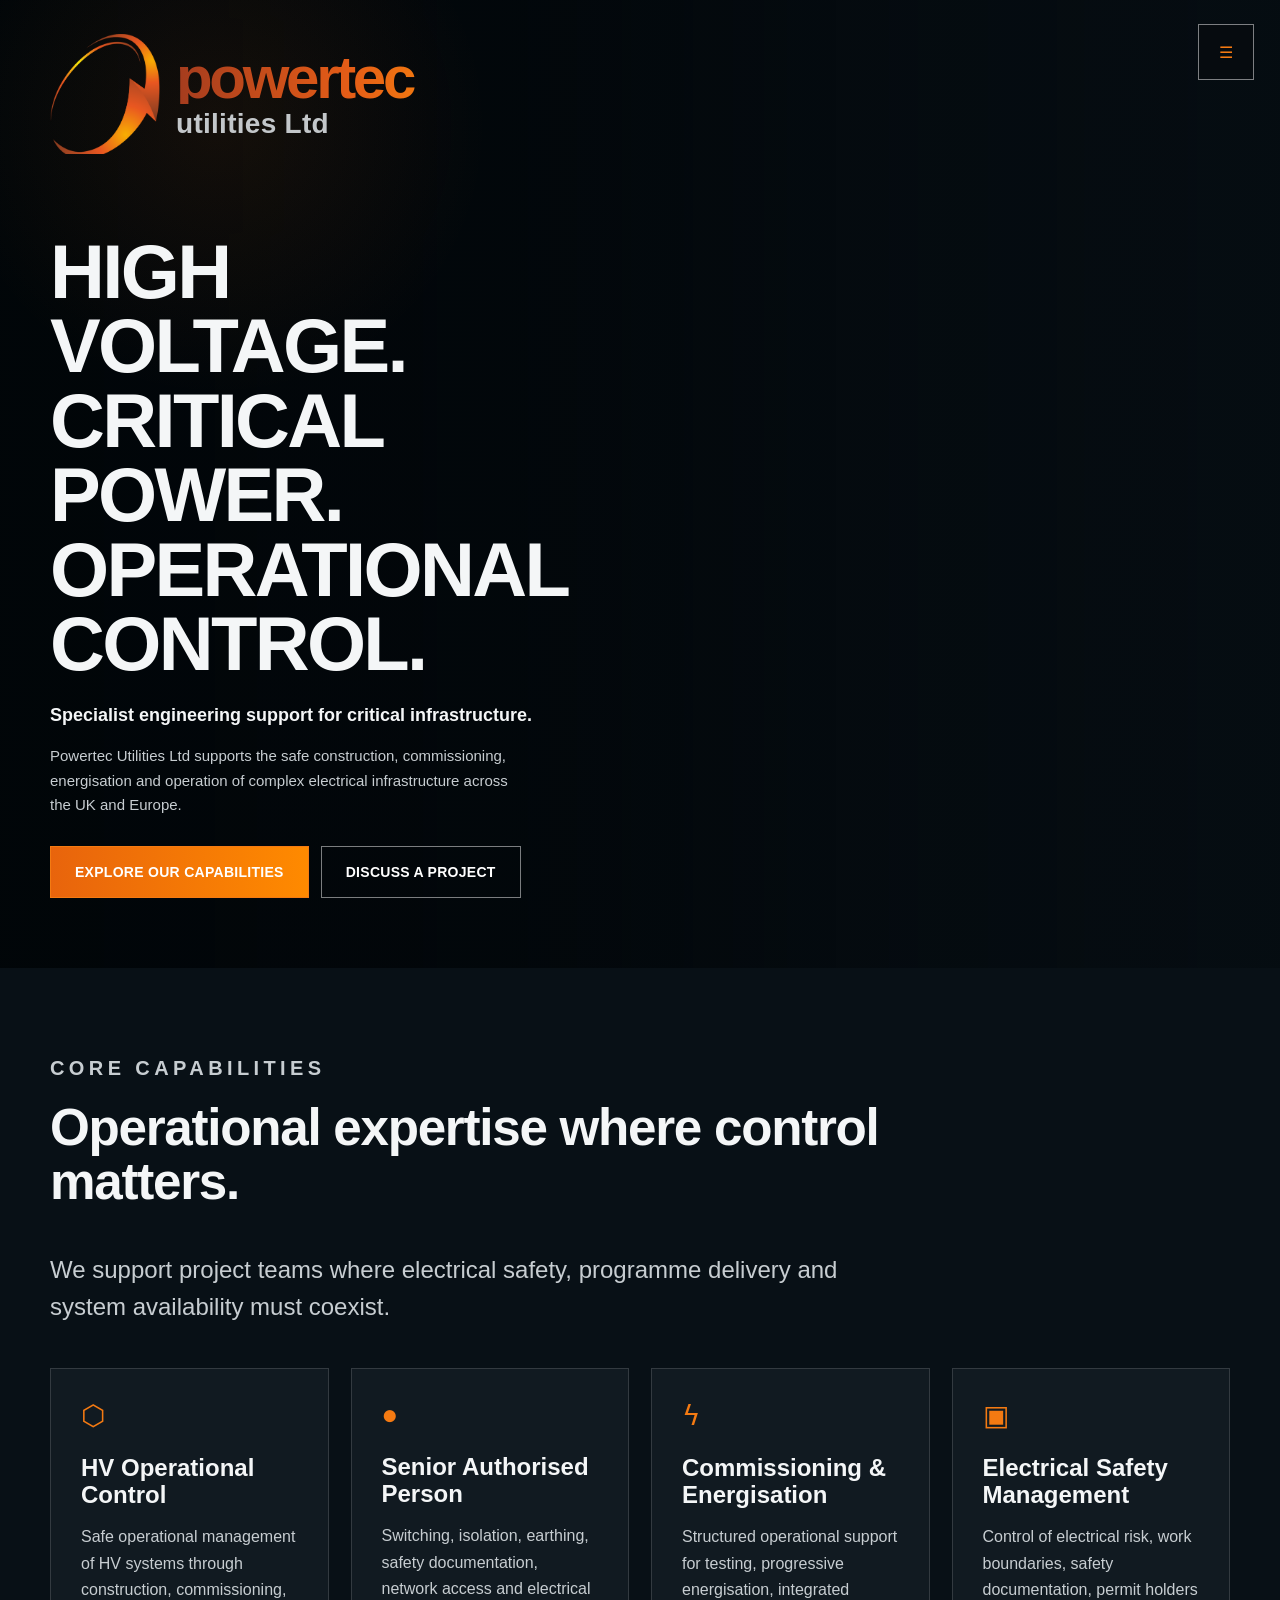
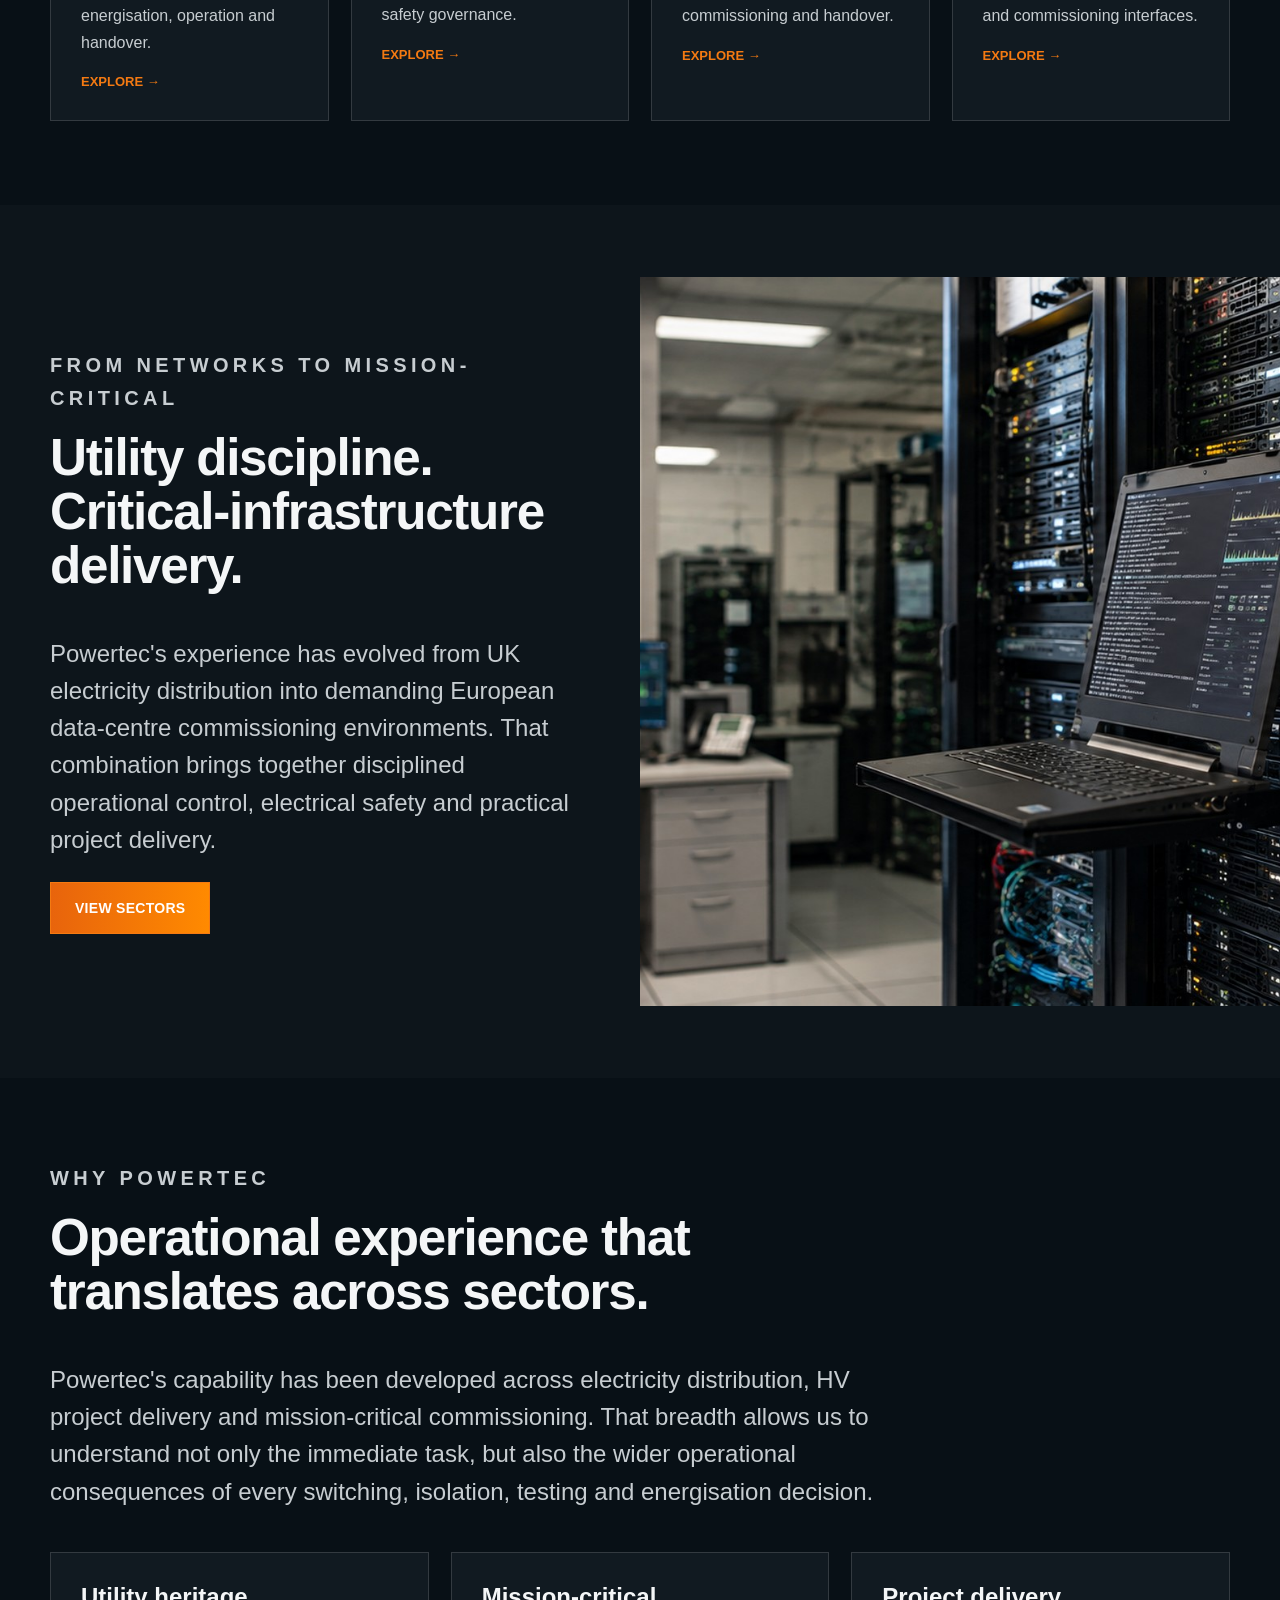
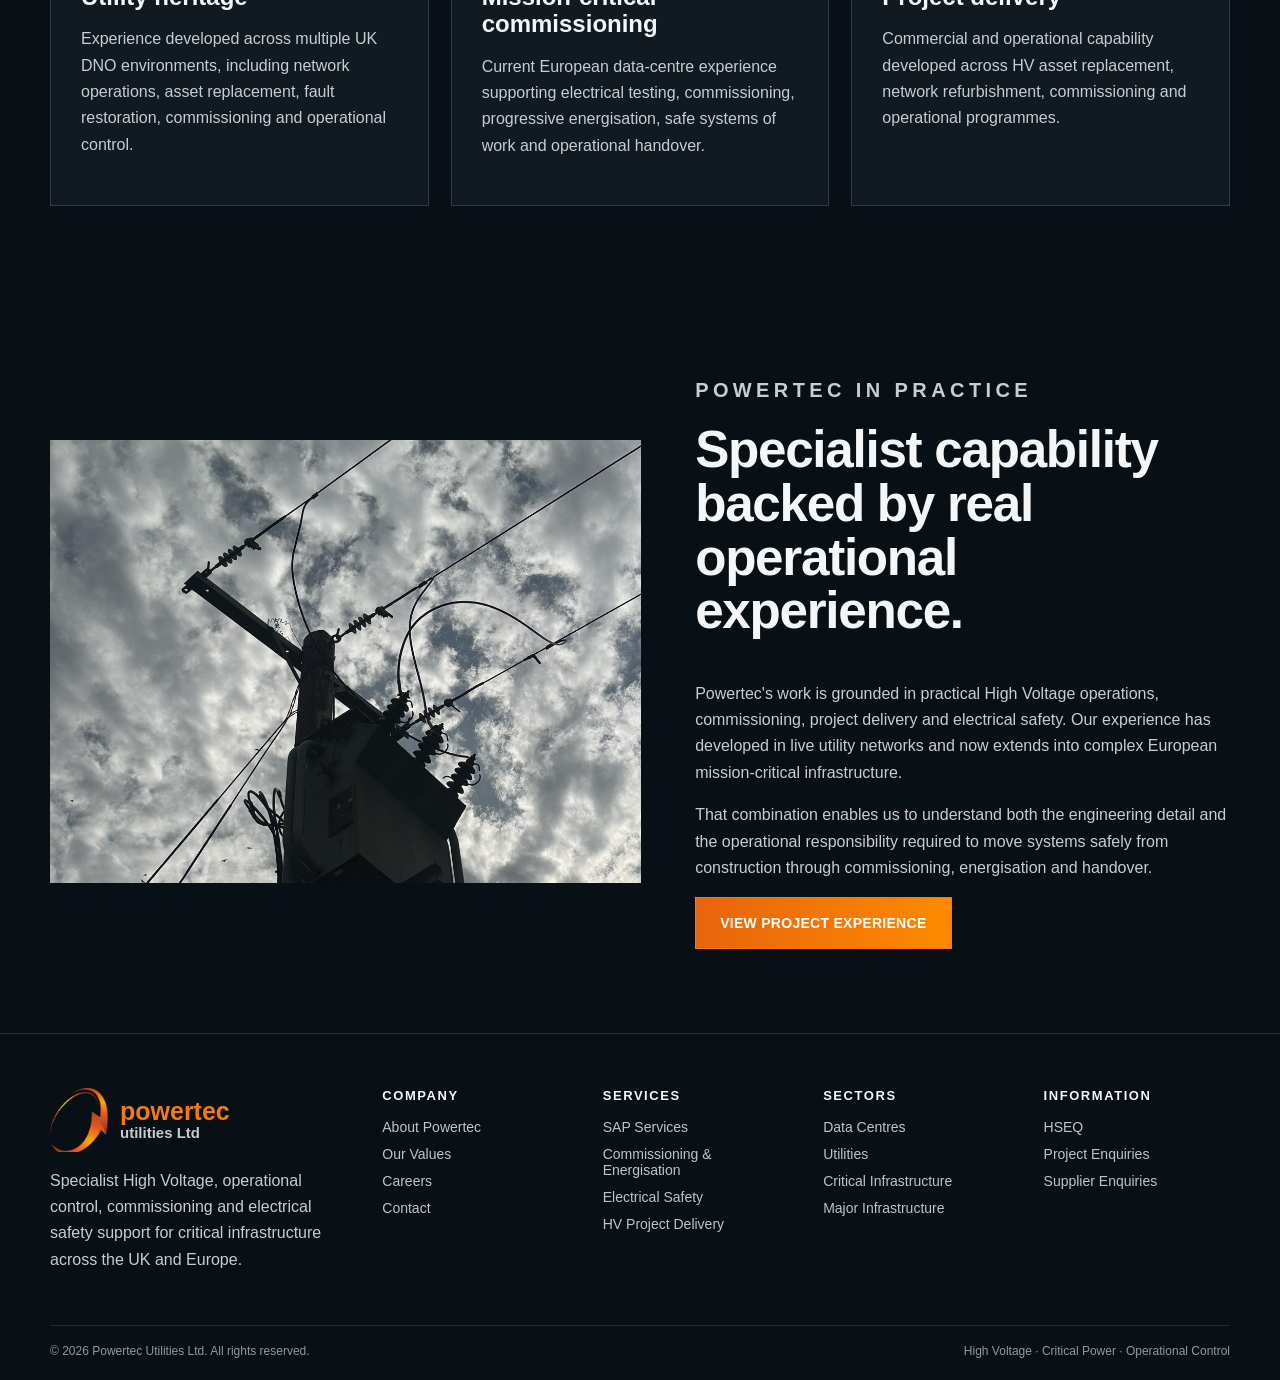
<file: index.html>
<!doctype html><html lang="en"><head><meta charset="utf-8"><meta name="viewport" content="width=device-width,initial-scale=1"><title>Powertec Utilities Ltd | High Voltage, Critical Power & Operational Control</title><meta name="description" content="Specialist High Voltage engineering, SAP, commissioning and electrical safety support for critical infrastructure."><link rel="icon" href="favicon.png"><link rel="stylesheet" href="styles-clean.css?v=25"></head><body class="homepage">

<div class="home-menu-shell">
  <button class="menu-toggle home-menu-button" aria-label="Open menu" aria-expanded="false">☰</button>
  <nav class="navlinks home-menu-panel" aria-label="Main navigation">
    <a class="active" href="index.html">HOME</a>
    <a href="about.html">ABOUT</a>
    <a href="services.html">SERVICES</a>
    <a href="sectors.html">SECTORS</a>
    <a href="projects.html">PROJECTS</a>
    <a href="hseq.html">HSEQ</a>
    <a href="careers.html">CAREERS</a>
    <a class="enquire" href="contact.html">ENQUIRE</a>
  </nav>
</div>

<main>
<section class="hero-v4">
<div class="hero-bg-slideshow" aria-hidden="true">
  <div class="hero-bg-slide hero-bg-slide-1" style="background-image:url('https://images.unsplash.com/photo-1742071853848-5046c9ce062d?auto=format&fit=crop&fm=jpg&ixid=M3wxMjA3fDB8MHxwaG90by1wYWdlfHx8fGVufDB8fHx8fA%3D%3D&ixlib=rb-4.1.0&q=60&w=3000')"></div>
  <div class="hero-bg-slide hero-bg-slide-2" style="background-image:url('https://images.unsplash.com/photo-1743884150811-54aa9e661af7?auto=format&fit=crop&fm=jpg&ixid=M3wxMjA3fDB8MHxwaG90by1wYWdlfHx8fGVufDB8fHx8fA%3D%3D&ixlib=rb-4.1.0&q=60&w=3000')"></div>
  <div class="hero-bg-slide hero-bg-slide-3" style="background-image:url('https://images.unsplash.com/photo-1758101755915-462eddc23f57?auto=format&fit=crop&fm=jpg&ixid=M3wxMjA3fDB8MHxwaG90by1wYWdlfHx8fGVufDB8fHx8fA%3D%3D&ixlib=rb-4.1.0&q=60&w=3000')"></div>
</div>


<div class="hero-brand-lockup" aria-label="Powertec Utilities Ltd">
  <img class="hero-brand-emblem" src="brand-emblem-hd.png" alt="">
  <div class="hero-wordmark">
    <strong>powertec</strong>
    <span>utilities Ltd</span>
  </div>
</div><div class="wrap hero-v4-inner"><div class="hero-v4-copy"><h1>HIGH VOLTAGE.<br>CRITICAL POWER.<br>OPERATIONAL CONTROL.</h1><div class="hero-kicker">Specialist engineering support for critical infrastructure.</div><p>Powertec Utilities Ltd supports the safe construction, commissioning, energisation and operation of complex electrical infrastructure across the UK and Europe.</p><p class="secondary">Our experience spans electricity distribution, major infrastructure and European mission-critical data-centre environments — combining utility-grade operational discipline with the pace and resilience requirements of modern critical-power projects.</p><div class="hero-actions"><a class="btn" href="services.html">EXPLORE OUR CAPABILITIES</a><a class="btn btn-outline" href="contact.html">DISCUSS A PROJECT</a></div></div></div></section>
<section class="stats"><div class="wrap stats-grid">
 <div class="stat"><strong>20+</strong><span>YEARS' HV EXPERIENCE</span></div>
 <div class="stat"><strong>20+ yrs</strong><span>HV PROJECT & OPERATIONAL DELIVERY</span></div>
 <div class="stat"><strong>UK + EU</strong><span>PROJECT EXPERIENCE</span></div>
 <div class="stat"><strong>22kV</strong><span>CURRENT DATA CENTRE SAP ENVIRONMENT</span></div>
</div></section>
<section class="section"><div class="wrap"><div class="section-head"><p class="eyebrow">CORE CAPABILITIES</p><h2>Operational expertise where control matters.</h2><p class="lead">We support project teams where electrical safety, programme delivery and system availability must coexist.</p></div>
<div class="grid-4">
 <article class="card"><div class="icon">⬡</div><h3>HV Operational Control</h3><p>Safe operational management of HV systems through construction, commissioning, energisation, operation and handover.</p><a class="text-link" href="services.html">EXPLORE →</a></article>
 <article class="card"><div class="icon">●</div><h3>Senior Authorised Person</h3><p>Switching, isolation, earthing, safety documentation, network access and electrical safety governance.</p><a class="text-link" href="services.html#sap">EXPLORE →</a></article>
 <article class="card"><div class="icon">ϟ</div><h3>Commissioning & Energisation</h3><p>Structured operational support for testing, progressive energisation, integrated commissioning and handover.</p><a class="text-link" href="services.html#commissioning">EXPLORE →</a></article>
 <article class="card"><div class="icon">▣</div><h3>Electrical Safety Management</h3><p>Control of electrical risk, work boundaries, safety documentation, permit holders and commissioning interfaces.</p><a class="text-link" href="hseq.html">EXPLORE →</a></article>
</div></div></section>
<section class="image-split section-dark"><div class="copy"><p class="eyebrow">FROM NETWORKS TO MISSION-CRITICAL</p><h2>Utility discipline. Critical-infrastructure delivery.</h2><p class="lead">Powertec's experience has evolved from UK electricity distribution into demanding European data-centre commissioning environments. That combination brings together disciplined operational control, electrical safety and practical project delivery.</p><a class="btn" href="sectors.html">VIEW SECTORS</a></div><div class="image"><img src="commissioning.jpg" alt="Commissioning environment"></div></section>


<section class="section section-soft"><div class="wrap">
  <div class="section-head">
    <p class="eyebrow">WHY POWERTEC</p>
    <h2>Operational experience that translates across sectors.</h2>
    <p class="lead">Powertec's capability has been developed across electricity distribution, HV project delivery and mission-critical commissioning. That breadth allows us to understand not only the immediate task, but also the wider operational consequences of every switching, isolation, testing and energisation decision.</p>
  </div>
  <div class="grid-3">
    <article class="card"><h3>Utility heritage</h3><p>Experience developed across multiple UK DNO environments, including network operations, asset replacement, fault restoration, commissioning and operational control.</p></article>
    <article class="card"><h3>Mission-critical commissioning</h3><p>Current European data-centre experience supporting electrical testing, commissioning, progressive energisation, safe systems of work and operational handover.</p></article>
    <article class="card"><h3>Project delivery</h3><p>Commercial and operational capability developed across HV asset replacement, network refurbishment, commissioning and operational programmes.</p></article>
  </div>
</div></section>
<section class="authenticity"><div class="wrap auth-grid">
  <div class="auth-image"><img src="overhead-01.jpg" alt="Powertec Utilities Ltd branded vehicle on location"></div>
  <div class="auth-copy"><p class="eyebrow">POWERTEC IN PRACTICE</p><h2>Specialist capability backed by real operational experience.</h2><p>Powertec's work is grounded in practical High Voltage operations, commissioning, project delivery and electrical safety. Our experience has developed in live utility networks and now extends into complex European mission-critical infrastructure.</p><p>That combination enables us to understand both the engineering detail and the operational responsibility required to move systems safely from construction through commissioning, energisation and handover.</p><a class="btn" href="projects.html">VIEW PROJECT EXPERIENCE</a></div>
</div></section>
</main>
<footer class="site-footer"><div class="wrap">
<div class="footer-top">
 <div class="footer-brand">
   <div class="footer-brand-lockup" aria-label="Powertec Utilities Ltd">
     <img src="brand-emblem-hd.png" alt="">
     <div class="footer-wordmark"><strong>powertec</strong><span>utilities Ltd</span></div>
   </div>
   <p>Specialist High Voltage, operational control, commissioning and electrical safety support for critical infrastructure across the UK and Europe.</p>
 </div>
 <div class="footer-col"><h4>COMPANY</h4><a href="about.html">About Powertec</a><a href="about.html#values">Our Values</a><a href="careers.html">Careers</a><a href="contact.html">Contact</a></div>
 <div class="footer-col"><h4>SERVICES</h4><a href="services.html#sap">SAP Services</a><a href="services.html#commissioning">Commissioning &amp; Energisation</a><a href="services.html#safety">Electrical Safety</a><a href="services.html#projects">HV Project Delivery</a></div>
 <div class="footer-col"><h4>SECTORS</h4><a href="data-centres.html">Data Centres</a><a href="utilities.html">Utilities</a><a href="sectors.html">Critical Infrastructure</a><a href="sectors.html">Major Infrastructure</a></div>
 <div class="footer-col"><h4>INFORMATION</h4><a href="hseq.html">HSEQ</a><a href="contact.html">Project Enquiries</a><a href="contact.html">Supplier Enquiries</a></div>
</div>
<div class="footer-bottom"><span>© 2026 Powertec Utilities Ltd. All rights reserved.</span><span>High Voltage · Critical Power · Operational Control</span></div>
</div></footer><script src="script.js"></script></body></html>
</file>
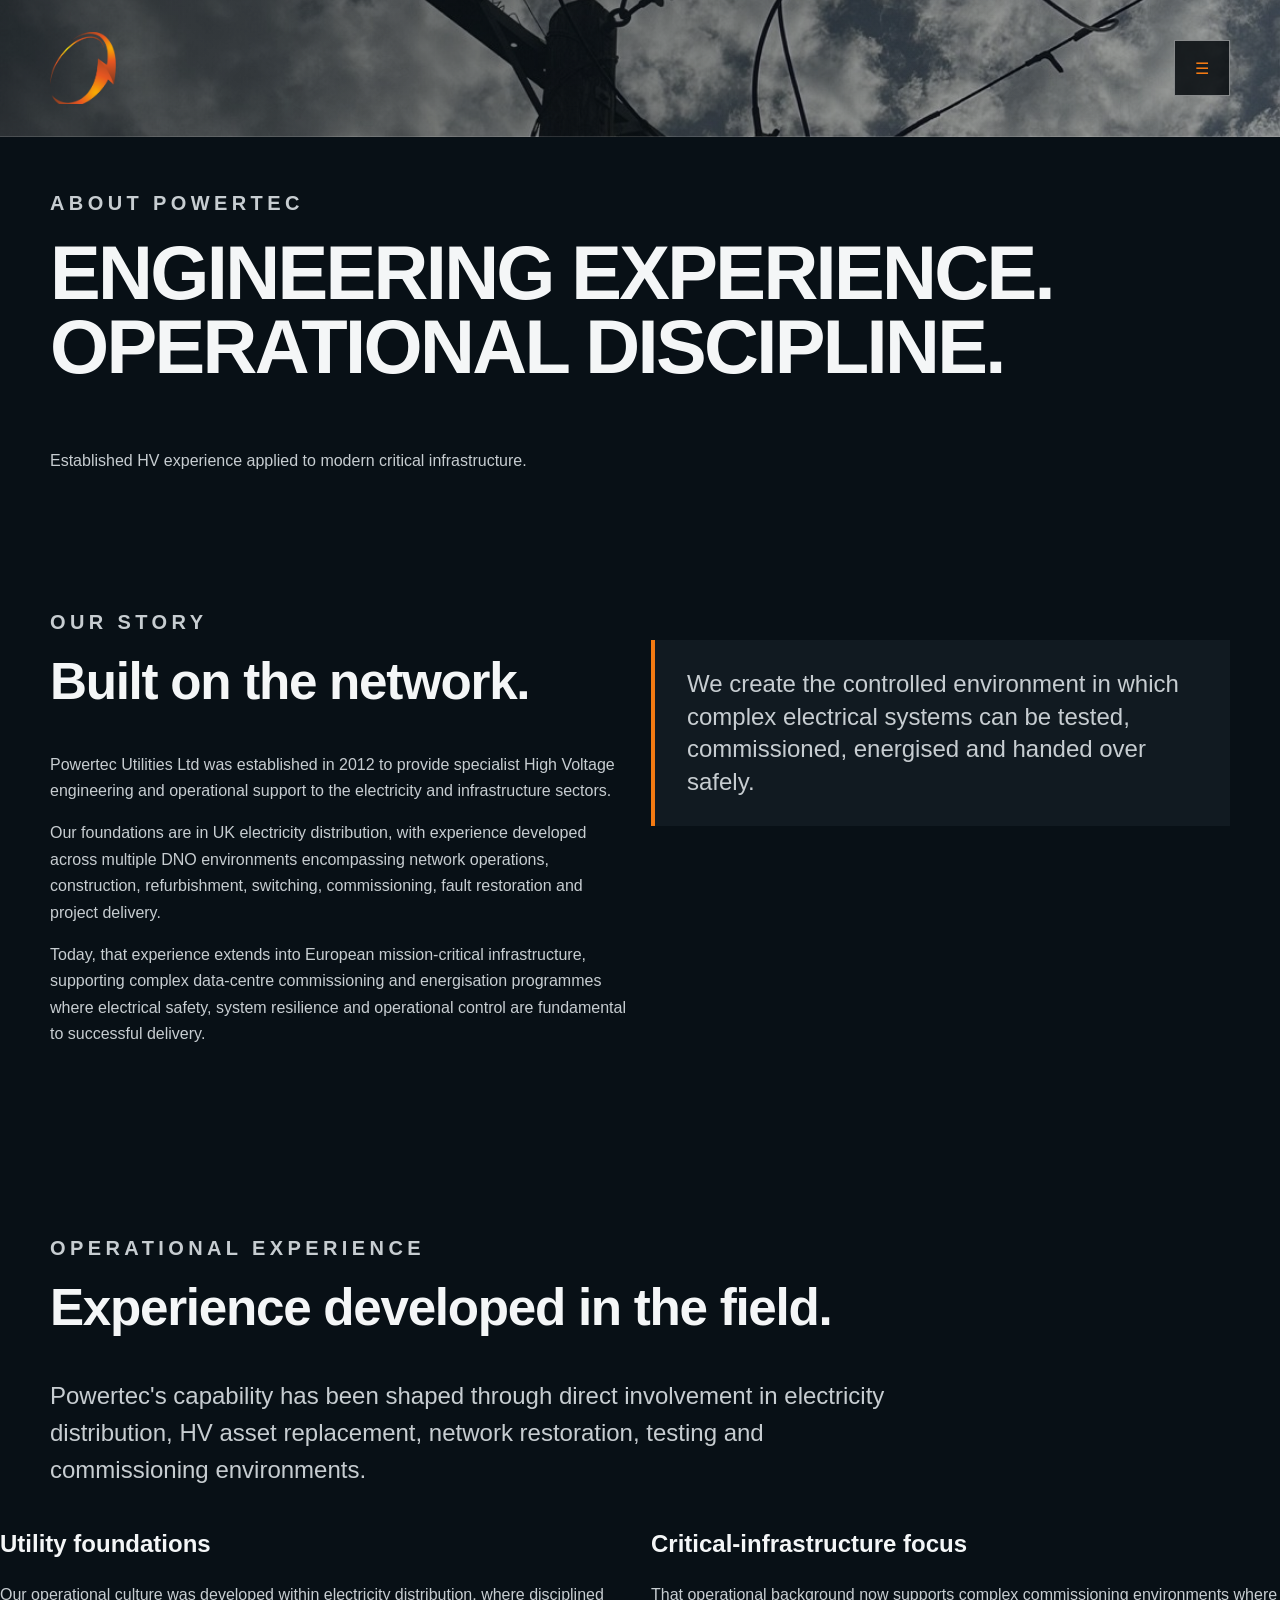
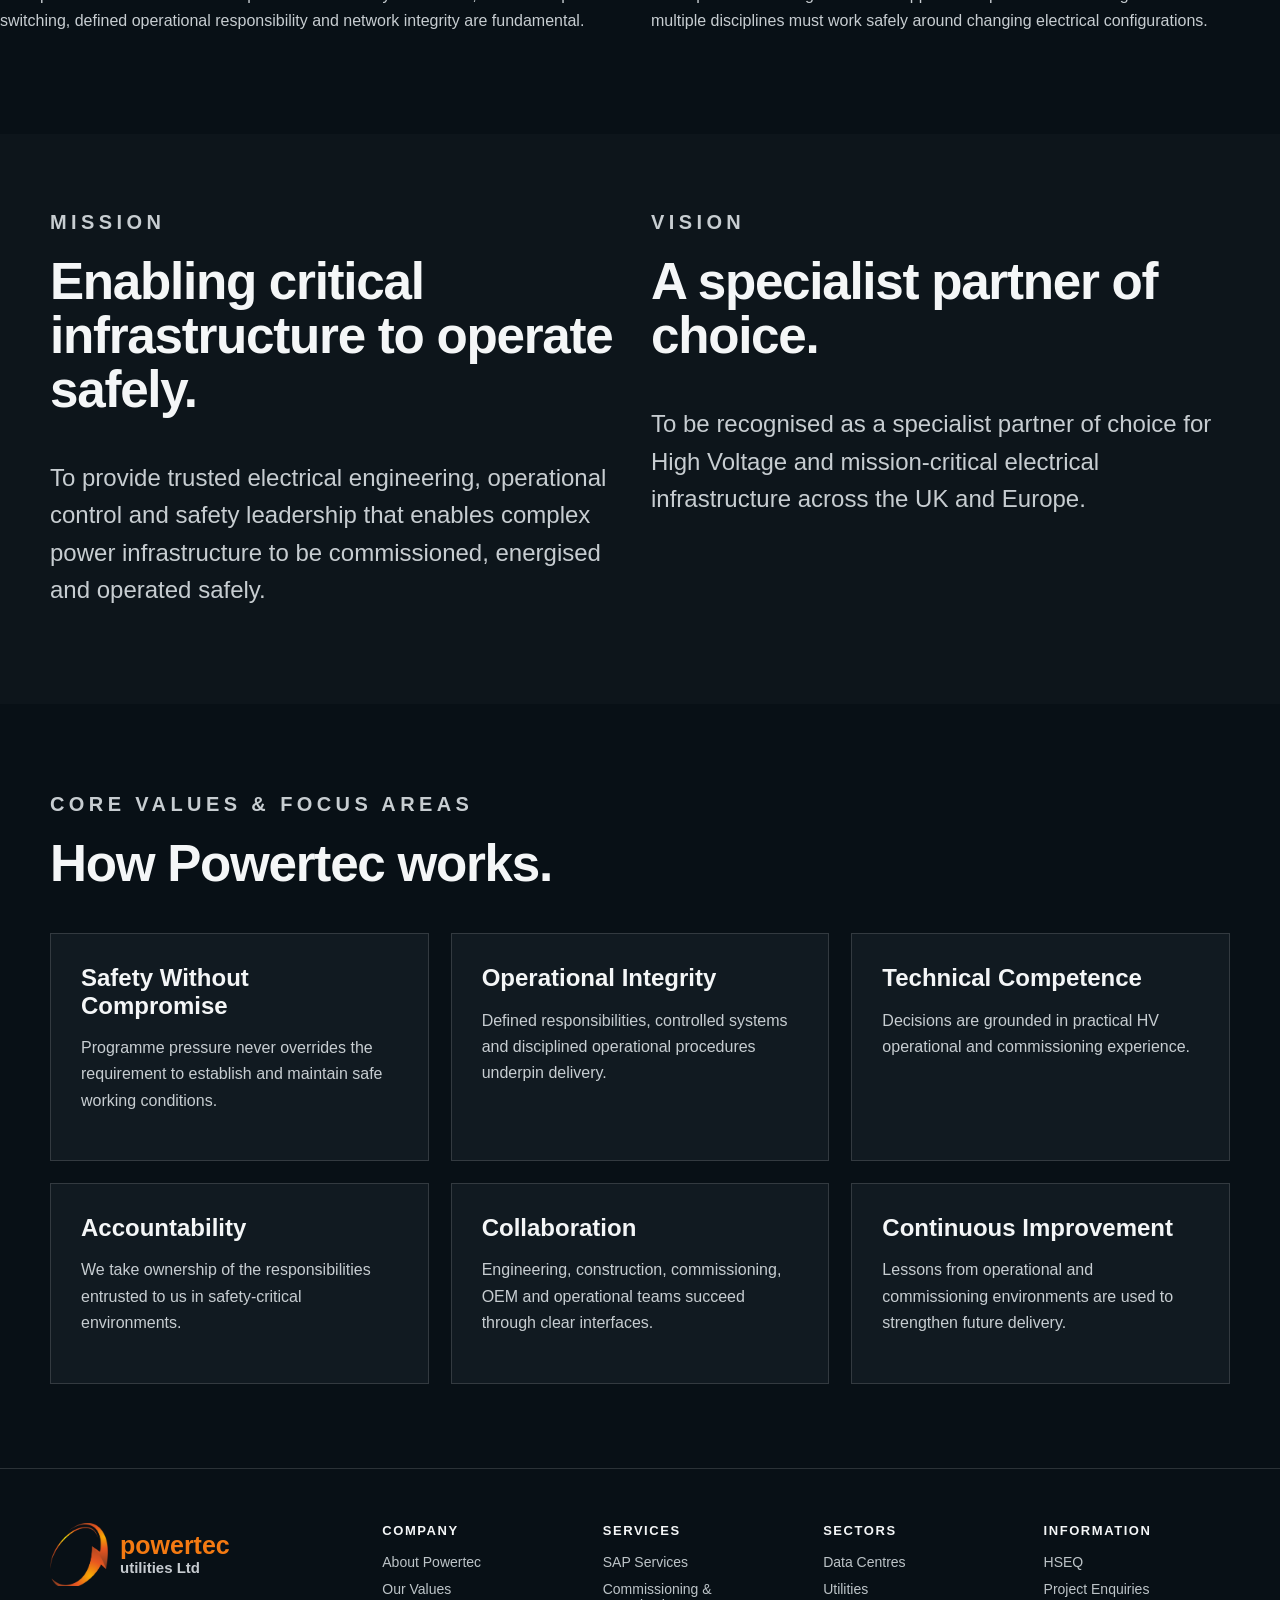
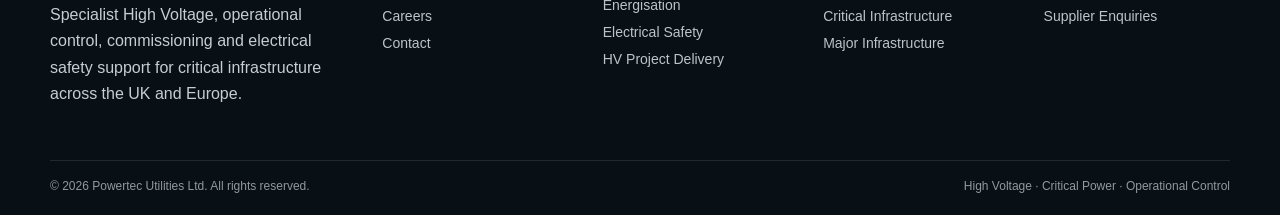
<file: about.html>
<!doctype html><html lang="en"><head><meta charset="utf-8"><meta name="viewport" content="width=device-width,initial-scale=1"><title>About Powertec Utilities Ltd</title><meta name="description" content="Powertec Utilities Ltd company profile, mission, vision, values and operational approach."><link rel="icon" href="favicon.png"><link rel="stylesheet" href="styles-clean.css?v=25"></head><body><header class="site-header internal-header" style="--header-image:url('overhead-01.jpg')">
<div class="wrap nav">
  <a class="header-emblem-link" href="index.html" aria-label="Powertec Utilities Ltd home"><img class="header-emblem" src="brand-emblem-hd.png" alt="Powertec Utilities Ltd"></a>
  <button class="menu-toggle" aria-label="Open menu" aria-expanded="false">☰</button>
  <nav class="navlinks"><a class="" href="index.html">HOME</a><a class="active" href="about.html">ABOUT</a><a class="" href="services.html">SERVICES</a><a class="" href="sectors.html">SECTORS</a><a class="" href="projects.html">PROJECTS</a><a class="" href="hseq.html">HSEQ</a><a class="" href="careers.html">CAREERS</a><a class="enquire" href="contact.html">ENQUIRE</a></nav>
</div></header>
<section class="page-hero page-hero-clean">
<div class="wrap"><p class="eyebrow">ABOUT POWERTEC</p><h1>ENGINEERING EXPERIENCE.<br>OPERATIONAL DISCIPLINE.</h1><p>Established HV experience applied to modern critical infrastructure.</p></div></section>
<main>
<section class="section"><div class="wrap grid-2"><div><p class="eyebrow">OUR STORY</p><h2>Built on the network.</h2><p>Powertec Utilities Ltd was established in 2012 to provide specialist High Voltage engineering and operational support to the electricity and infrastructure sectors.</p><p>Our foundations are in UK electricity distribution, with experience developed across multiple DNO environments encompassing network operations, construction, refurbishment, switching, commissioning, fault restoration and project delivery.</p><p>Today, that experience extends into European mission-critical infrastructure, supporting complex data-centre commissioning and energisation programmes where electrical safety, system resilience and operational control are fundamental to successful delivery.</p></div><div><p class="quote">We create the controlled environment in which complex electrical systems can be tested, commissioned, energised and handed over safely.</p></div></div></section>

<section class="section"><div class="wrap"><div class="section-head"><p class="eyebrow">OPERATIONAL EXPERIENCE</p><h2>Experience developed in the field.</h2><p class="lead">Powertec's capability has been shaped through direct involvement in electricity distribution, HV asset replacement, network restoration, testing and commissioning environments.</p></div>

</div>
<div class="grid-2">
  <div><h3>Utility foundations</h3><p>Our operational culture was developed within electricity distribution, where disciplined switching, defined operational responsibility and network integrity are fundamental.</p></div>
  <div><h3>Critical-infrastructure focus</h3><p>That operational background now supports complex commissioning environments where multiple disciplines must work safely around changing electrical configurations.</p></div>
</div>
</div></section>
<section class="section section-dark"><div class="wrap grid-2"><article><p class="eyebrow">MISSION</p><h2>Enabling critical infrastructure to operate safely.</h2><p class="lead">To provide trusted electrical engineering, operational control and safety leadership that enables complex power infrastructure to be commissioned, energised and operated safely.</p></article><article><p class="eyebrow">VISION</p><h2>A specialist partner of choice.</h2><p class="lead">To be recognised as a specialist partner of choice for High Voltage and mission-critical electrical infrastructure across the UK and Europe.</p></article></div></section>
<section id="values" class="section section-soft"><div class="wrap"><div class="section-head"><p class="eyebrow">CORE VALUES & FOCUS AREAS</p><h2>How Powertec works.</h2></div><div class="grid-3">
 <article class="card"><h3>Safety Without Compromise</h3><p>Programme pressure never overrides the requirement to establish and maintain safe working conditions.</p></article>
 <article class="card"><h3>Operational Integrity</h3><p>Defined responsibilities, controlled systems and disciplined operational procedures underpin delivery.</p></article>
 <article class="card"><h3>Technical Competence</h3><p>Decisions are grounded in practical HV operational and commissioning experience.</p></article>
 <article class="card"><h3>Accountability</h3><p>We take ownership of the responsibilities entrusted to us in safety-critical environments.</p></article>
 <article class="card"><h3>Collaboration</h3><p>Engineering, construction, commissioning, OEM and operational teams succeed through clear interfaces.</p></article>
 <article class="card"><h3>Continuous Improvement</h3><p>Lessons from operational and commissioning environments are used to strengthen future delivery.</p></article>
</div></div></section>
</main>
<footer class="site-footer"><div class="wrap">
<div class="footer-top">
 <div class="footer-brand">
   <div class="footer-brand-lockup" aria-label="Powertec Utilities Ltd">
     <img src="brand-emblem-hd.png" alt="">
     <div class="footer-wordmark"><strong>powertec</strong><span>utilities Ltd</span></div>
   </div>
   <p>Specialist High Voltage, operational control, commissioning and electrical safety support for critical infrastructure across the UK and Europe.</p>
 </div>
 <div class="footer-col"><h4>COMPANY</h4><a href="about.html">About Powertec</a><a href="about.html#values">Our Values</a><a href="careers.html">Careers</a><a href="contact.html">Contact</a></div>
 <div class="footer-col"><h4>SERVICES</h4><a href="services.html#sap">SAP Services</a><a href="services.html#commissioning">Commissioning &amp; Energisation</a><a href="services.html#safety">Electrical Safety</a><a href="services.html#projects">HV Project Delivery</a></div>
 <div class="footer-col"><h4>SECTORS</h4><a href="data-centres.html">Data Centres</a><a href="utilities.html">Utilities</a><a href="sectors.html">Critical Infrastructure</a><a href="sectors.html">Major Infrastructure</a></div>
 <div class="footer-col"><h4>INFORMATION</h4><a href="hseq.html">HSEQ</a><a href="contact.html">Project Enquiries</a><a href="contact.html">Supplier Enquiries</a></div>
</div>
<div class="footer-bottom"><span>© 2026 Powertec Utilities Ltd. All rights reserved.</span><span>High Voltage · Critical Power · Operational Control</span></div>
</div></footer><script src="script.js"></script></body></html>
</file>
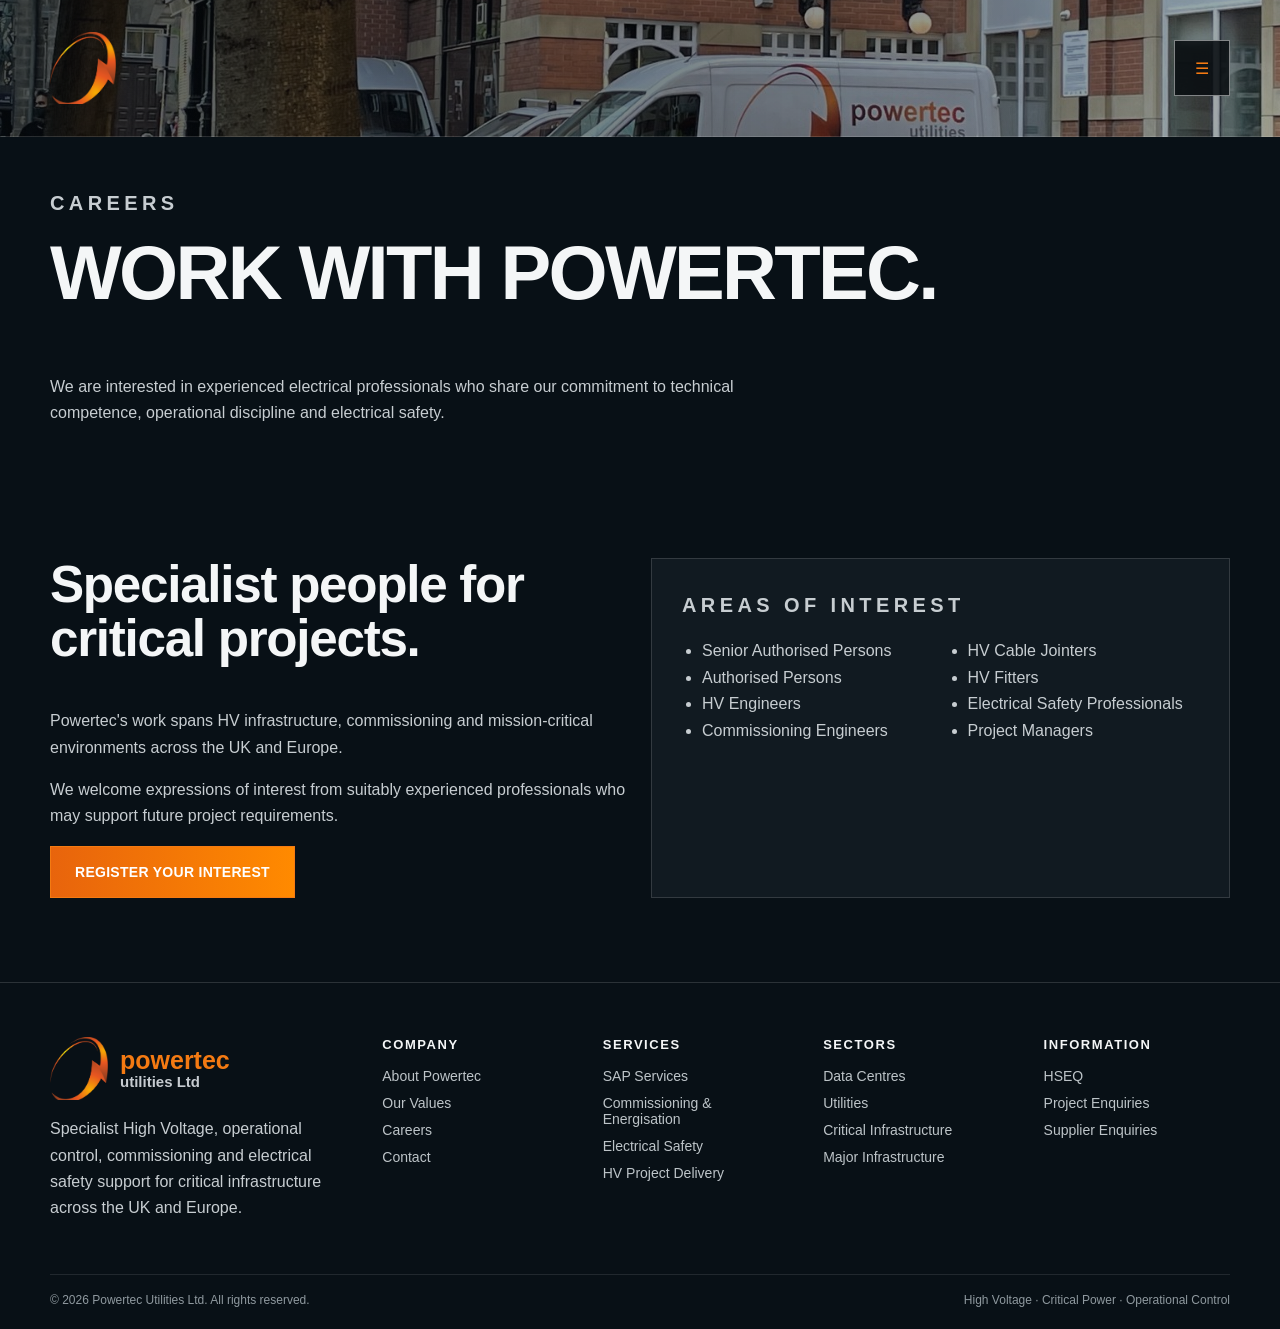
<file: careers.html>
<!doctype html><html lang="en"><head><meta charset="utf-8"><meta name="viewport" content="width=device-width,initial-scale=1"><title>Careers | Powertec Utilities Ltd</title><meta name="description" content="Register interest in future Powertec Utilities Ltd opportunities across HV, SAP and commissioning."><link rel="icon" href="favicon.png"><link rel="stylesheet" href="styles-clean.css?v=25"></head><body><header class="site-header internal-header" style="--header-image:url('brand-van.jpg')">
<div class="wrap nav">
  <a class="header-emblem-link" href="index.html" aria-label="Powertec Utilities Ltd home"><img class="header-emblem" src="brand-emblem-hd.png" alt="Powertec Utilities Ltd"></a>
  <button class="menu-toggle" aria-label="Open menu" aria-expanded="false">☰</button>
  <nav class="navlinks"><a class="" href="index.html">HOME</a><a class="" href="about.html">ABOUT</a><a class="" href="services.html">SERVICES</a><a class="" href="sectors.html">SECTORS</a><a class="" href="projects.html">PROJECTS</a><a class="" href="hseq.html">HSEQ</a><a class="active" href="careers.html">CAREERS</a><a class="enquire" href="contact.html">ENQUIRE</a></nav>
</div></header>
<section class="page-hero page-hero-clean">
<div class="wrap"><p class="eyebrow">CAREERS</p><h1>WORK WITH POWERTEC.</h1><p>We are interested in experienced electrical professionals who share our commitment to technical competence, operational discipline and electrical safety.</p></div></section>
<main class="section"><div class="wrap grid-2"><div><h2>Specialist people for critical projects.</h2><p>Powertec's work spans HV infrastructure, commissioning and mission-critical environments across the UK and Europe.</p><p>We welcome expressions of interest from suitably experienced professionals who may support future project requirements.</p><a class="btn" href="contact.html">REGISTER YOUR INTEREST</a></div><div class="card"><p class="eyebrow">AREAS OF INTEREST</p><ul class="cap-list"><li>Senior Authorised Persons</li><li>Authorised Persons</li><li>HV Engineers</li><li>Commissioning Engineers</li><li>HV Cable Jointers</li><li>HV Fitters</li><li>Electrical Safety Professionals</li><li>Project Managers</li></ul></div></div></main>
<footer class="site-footer"><div class="wrap">
<div class="footer-top">
 <div class="footer-brand">
   <div class="footer-brand-lockup" aria-label="Powertec Utilities Ltd">
     <img src="brand-emblem-hd.png" alt="">
     <div class="footer-wordmark"><strong>powertec</strong><span>utilities Ltd</span></div>
   </div>
   <p>Specialist High Voltage, operational control, commissioning and electrical safety support for critical infrastructure across the UK and Europe.</p>
 </div>
 <div class="footer-col"><h4>COMPANY</h4><a href="about.html">About Powertec</a><a href="about.html#values">Our Values</a><a href="careers.html">Careers</a><a href="contact.html">Contact</a></div>
 <div class="footer-col"><h4>SERVICES</h4><a href="services.html#sap">SAP Services</a><a href="services.html#commissioning">Commissioning &amp; Energisation</a><a href="services.html#safety">Electrical Safety</a><a href="services.html#projects">HV Project Delivery</a></div>
 <div class="footer-col"><h4>SECTORS</h4><a href="data-centres.html">Data Centres</a><a href="utilities.html">Utilities</a><a href="sectors.html">Critical Infrastructure</a><a href="sectors.html">Major Infrastructure</a></div>
 <div class="footer-col"><h4>INFORMATION</h4><a href="hseq.html">HSEQ</a><a href="contact.html">Project Enquiries</a><a href="contact.html">Supplier Enquiries</a></div>
</div>
<div class="footer-bottom"><span>© 2026 Powertec Utilities Ltd. All rights reserved.</span><span>High Voltage · Critical Power · Operational Control</span></div>
</div></footer><script src="script.js"></script></body></html>
</file>
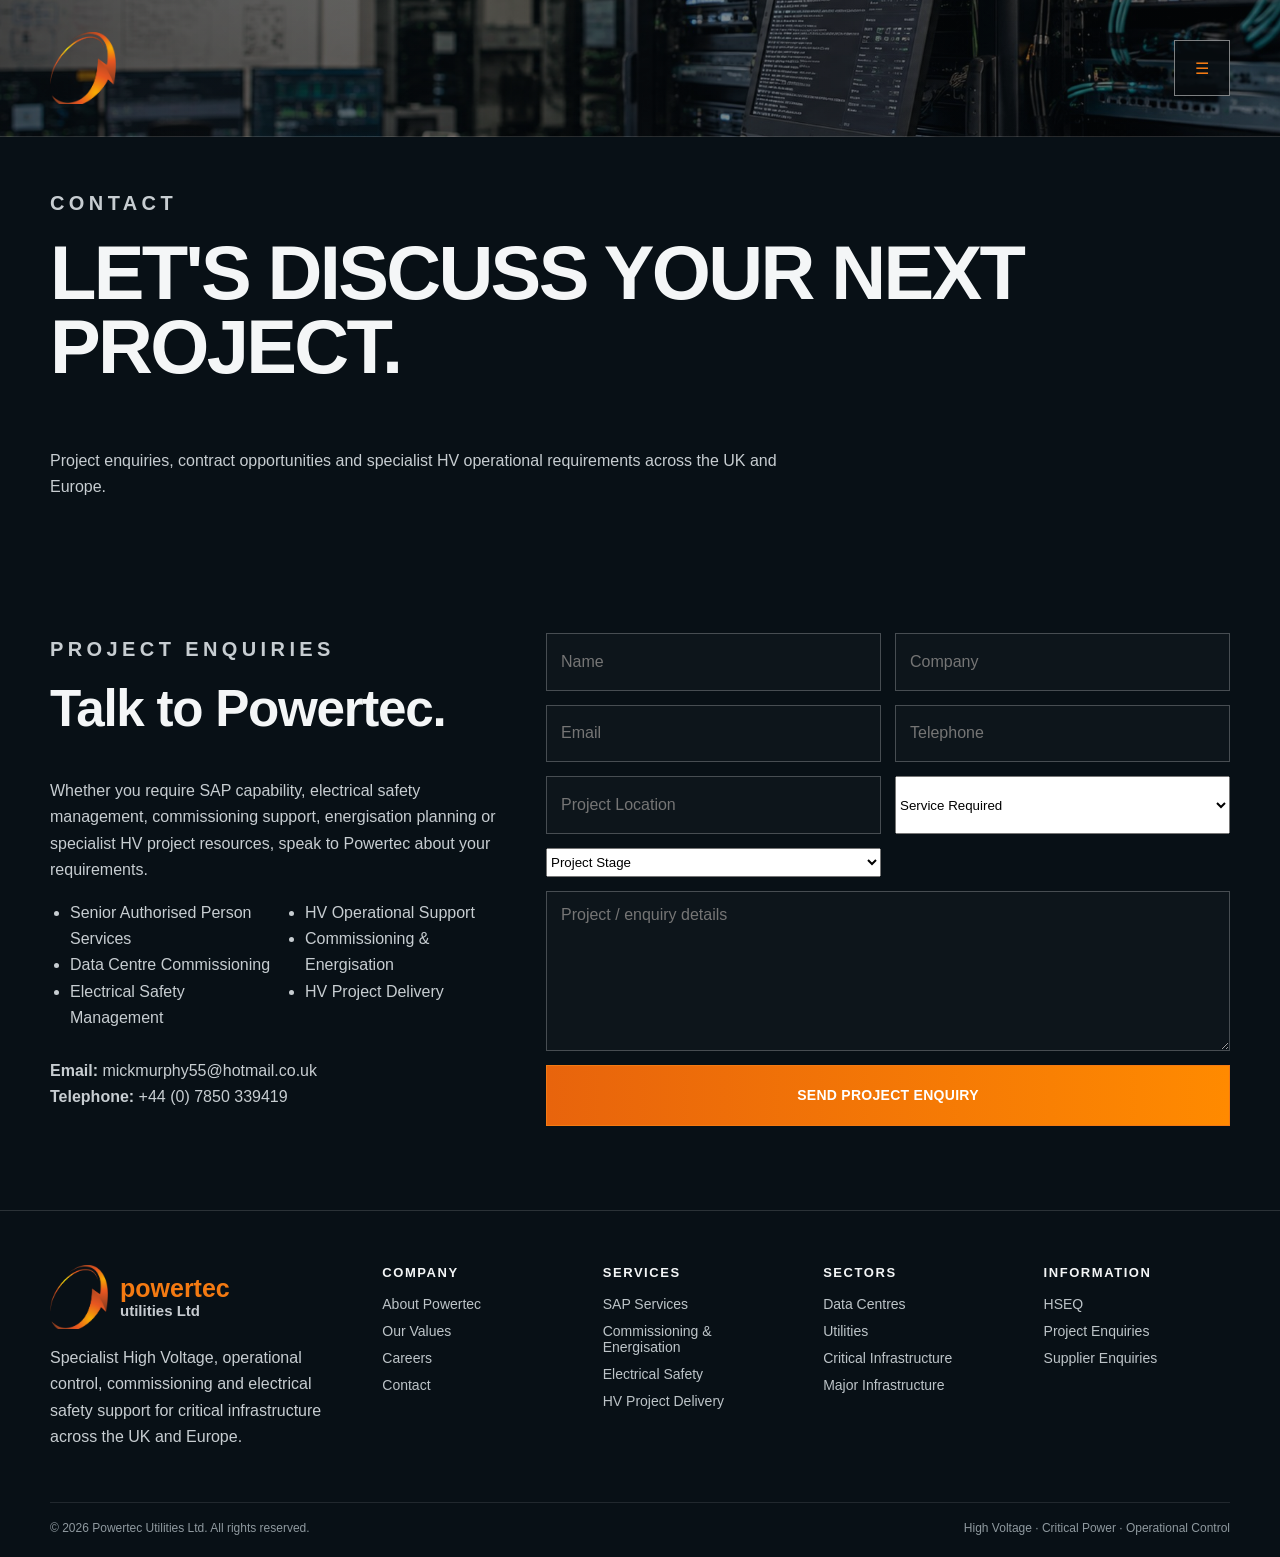
<file: contact.html>
<!doctype html><html lang="en"><head><meta charset="utf-8"><meta name="viewport" content="width=device-width,initial-scale=1"><title>Contact | Powertec Utilities Ltd</title><meta name="description" content="Contact Powertec Utilities Ltd for project, SAP, commissioning and HV operational requirements."><link rel="icon" href="favicon.png"><link rel="stylesheet" href="styles-clean.css?v=25"></head><body><header class="site-header internal-header" style="--header-image:url('commissioning.jpg')">
<div class="wrap nav">
  <a class="header-emblem-link" href="index.html" aria-label="Powertec Utilities Ltd home"><img class="header-emblem" src="brand-emblem-hd.png" alt="Powertec Utilities Ltd"></a>
  <button class="menu-toggle" aria-label="Open menu" aria-expanded="false">☰</button>
  <nav class="navlinks"><a class="" href="index.html">HOME</a><a class="" href="about.html">ABOUT</a><a class="" href="services.html">SERVICES</a><a class="" href="sectors.html">SECTORS</a><a class="" href="projects.html">PROJECTS</a><a class="" href="hseq.html">HSEQ</a><a class="" href="careers.html">CAREERS</a><a class="enquire" href="contact.html">ENQUIRE</a></nav>
</div></header>
<section class="page-hero page-hero-clean">
<div class="wrap"><p class="eyebrow">CONTACT</p><h1>LET'S DISCUSS YOUR NEXT PROJECT.</h1><p>Project enquiries, contract opportunities and specialist HV operational requirements across the UK and Europe.</p></div></section>
<main class="section"><div class="wrap contact-grid"><div><p class="eyebrow">PROJECT ENQUIRIES</p><h2>Talk to Powertec.</h2><p>Whether you require SAP capability, electrical safety management, commissioning support, energisation planning or specialist HV project resources, speak to Powertec about your requirements.</p><ul class="cap-list"><li>Senior Authorised Person Services</li><li>Data Centre Commissioning</li><li>Electrical Safety Management</li><li>HV Operational Support</li><li>Commissioning & Energisation</li><li>HV Project Delivery</li></ul><p style="margin-top:26px"><strong>Email:</strong> mickmurphy55@hotmail.co.uk<br><strong>Telephone:</strong> +44 (0) 7850 339419</p></div>
<form class="contact-form" action="mailto:mickmurphy55@hotmail.co.uk" method="post" enctype="text/plain"><input name="Name" placeholder="Name" required><input name="Company" placeholder="Company"><input type="email" name="Email" placeholder="Email" required><input name="Telephone" placeholder="Telephone"><input name="Location" placeholder="Project Location"><select name="Service"><option>Service Required</option><option>SAP Services</option><option>Commissioning & Energisation</option><option>Electrical Safety Management</option><option>HV Project Delivery</option></select><select name="Stage"><option>Project Stage</option><option>Pre-construction</option><option>Construction</option><option>Commissioning</option><option>Energisation</option><option>Operational</option></select><textarea name="Message" placeholder="Project / enquiry details" required></textarea><button class="btn" type="submit">SEND PROJECT ENQUIRY</button></form>
</div></main>
<footer class="site-footer"><div class="wrap">
<div class="footer-top">
 <div class="footer-brand">
   <div class="footer-brand-lockup" aria-label="Powertec Utilities Ltd">
     <img src="brand-emblem-hd.png" alt="">
     <div class="footer-wordmark"><strong>powertec</strong><span>utilities Ltd</span></div>
   </div>
   <p>Specialist High Voltage, operational control, commissioning and electrical safety support for critical infrastructure across the UK and Europe.</p>
 </div>
 <div class="footer-col"><h4>COMPANY</h4><a href="about.html">About Powertec</a><a href="about.html#values">Our Values</a><a href="careers.html">Careers</a><a href="contact.html">Contact</a></div>
 <div class="footer-col"><h4>SERVICES</h4><a href="services.html#sap">SAP Services</a><a href="services.html#commissioning">Commissioning &amp; Energisation</a><a href="services.html#safety">Electrical Safety</a><a href="services.html#projects">HV Project Delivery</a></div>
 <div class="footer-col"><h4>SECTORS</h4><a href="data-centres.html">Data Centres</a><a href="utilities.html">Utilities</a><a href="sectors.html">Critical Infrastructure</a><a href="sectors.html">Major Infrastructure</a></div>
 <div class="footer-col"><h4>INFORMATION</h4><a href="hseq.html">HSEQ</a><a href="contact.html">Project Enquiries</a><a href="contact.html">Supplier Enquiries</a></div>
</div>
<div class="footer-bottom"><span>© 2026 Powertec Utilities Ltd. All rights reserved.</span><span>High Voltage · Critical Power · Operational Control</span></div>
</div></footer><script src="script.js"></script></body></html>
</file>
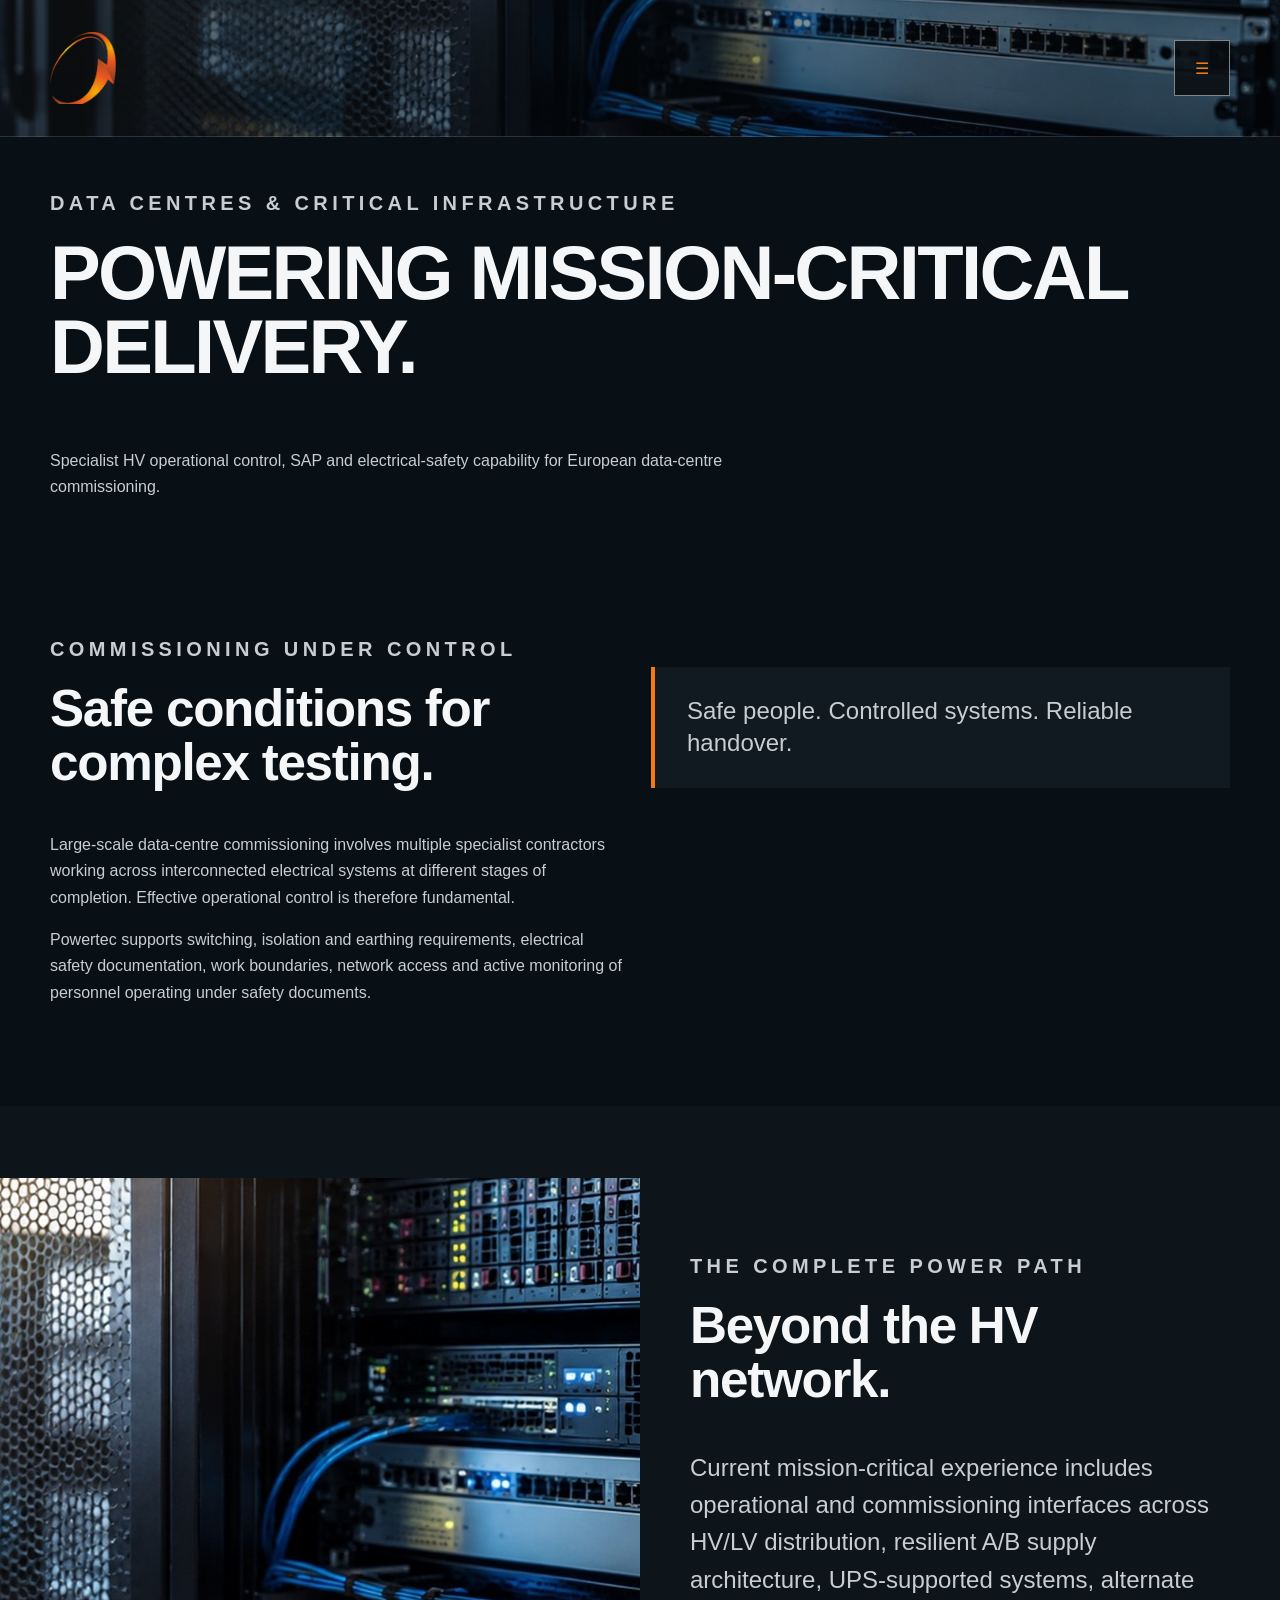
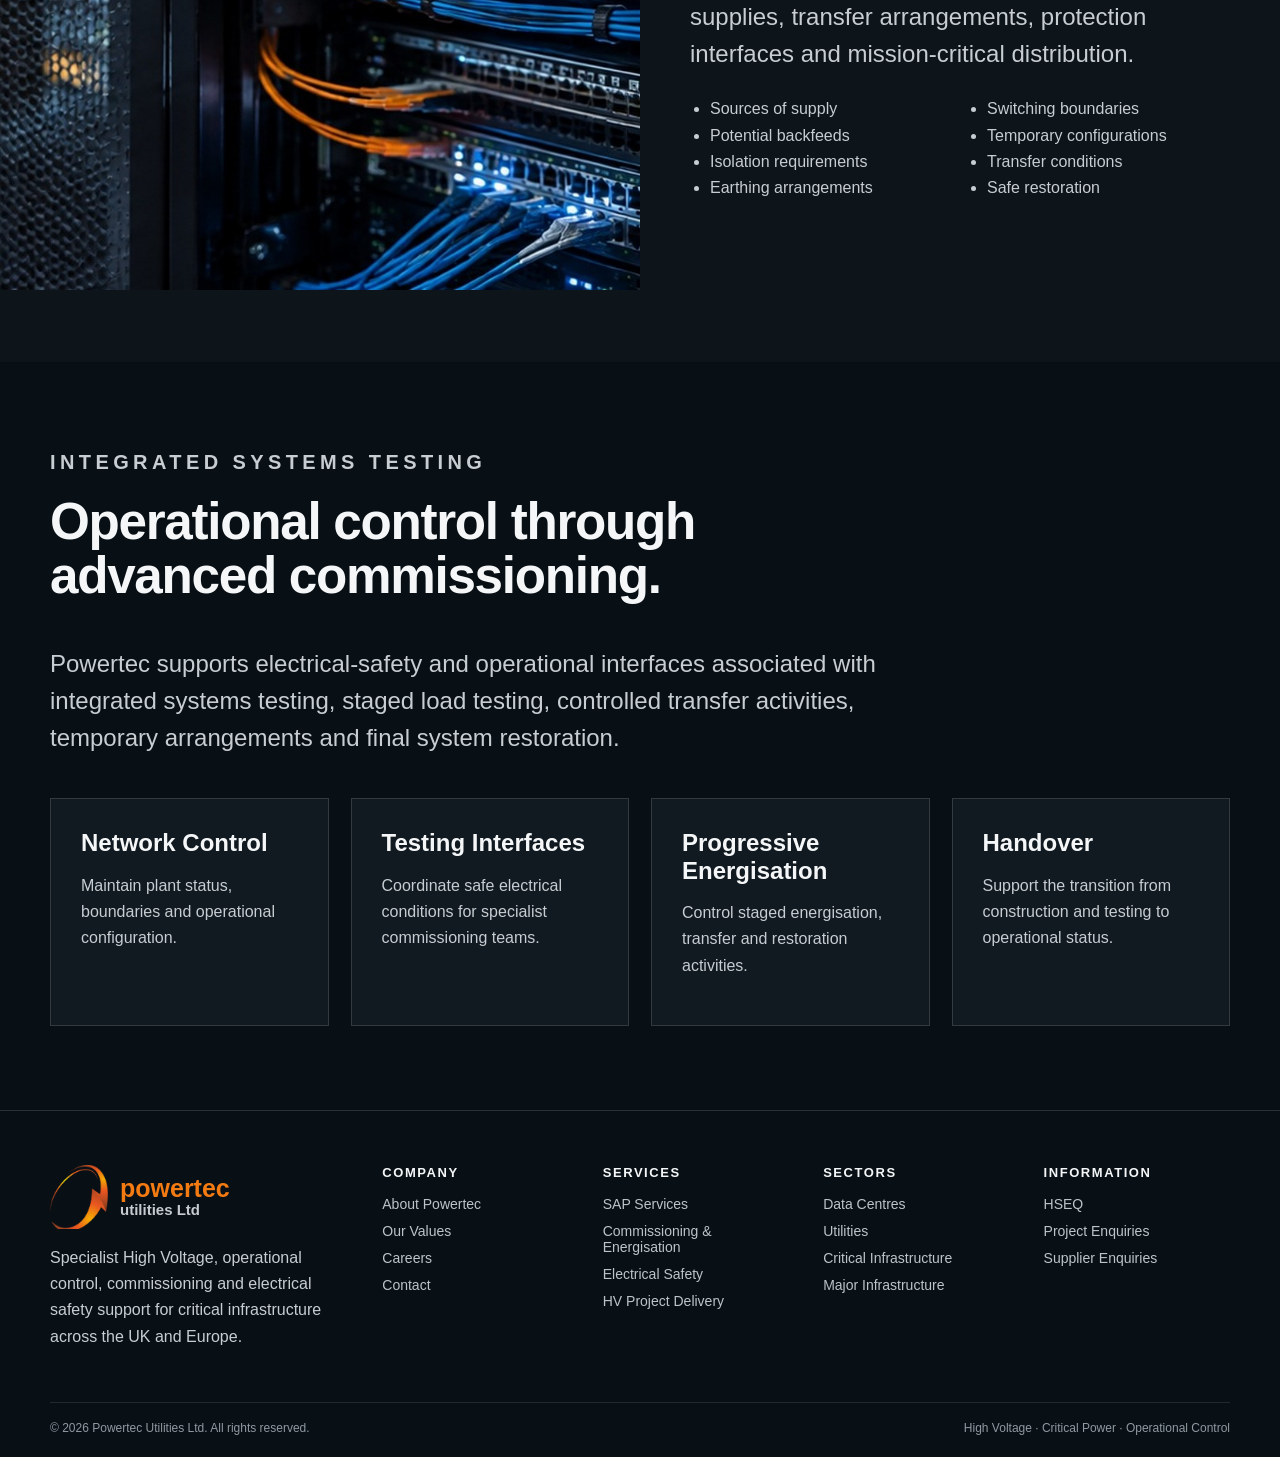
<file: data-centres.html>
<!doctype html><html lang="en"><head><meta charset="utf-8"><meta name="viewport" content="width=device-width,initial-scale=1"><title>Data Centres & Critical Infrastructure | Powertec Utilities Ltd</title><meta name="description" content="European data-centre SAP, HV operational control, commissioning and electrical safety."><link rel="icon" href="favicon.png"><link rel="stylesheet" href="styles-clean.css?v=25"></head><body><header class="site-header internal-header" style="--header-image:url('critical-power.jpg')">
<div class="wrap nav">
  <a class="header-emblem-link" href="index.html" aria-label="Powertec Utilities Ltd home"><img class="header-emblem" src="brand-emblem-hd.png" alt="Powertec Utilities Ltd"></a>
  <button class="menu-toggle" aria-label="Open menu" aria-expanded="false">☰</button>
  <nav class="navlinks"><a class="" href="index.html">HOME</a><a class="" href="about.html">ABOUT</a><a class="" href="services.html">SERVICES</a><a class="active" href="sectors.html">SECTORS</a><a class="" href="projects.html">PROJECTS</a><a class="" href="hseq.html">HSEQ</a><a class="" href="careers.html">CAREERS</a><a class="enquire" href="contact.html">ENQUIRE</a></nav>
</div></header>
<section class="page-hero page-hero-clean">
<div class="wrap"><p class="eyebrow">DATA CENTRES & CRITICAL INFRASTRUCTURE</p><h1>POWERING MISSION-CRITICAL DELIVERY.</h1><p>Specialist HV operational control, SAP and electrical-safety capability for European data-centre commissioning.</p></div></section>
<main>
<section class="section"><div class="wrap grid-2"><div><p class="eyebrow">COMMISSIONING UNDER CONTROL</p><h2>Safe conditions for complex testing.</h2><p>Large-scale data-centre commissioning involves multiple specialist contractors working across interconnected electrical systems at different stages of completion. Effective operational control is therefore fundamental.</p><p>Powertec supports switching, isolation and earthing requirements, electrical safety documentation, work boundaries, network access and active monitoring of personnel operating under safety documents.</p></div><div><p class="quote">Safe people. Controlled systems. Reliable handover.</p></div></div></section>
<section class="image-split section-dark"><div class="image"><img src="critical-power.jpg" alt="Critical power infrastructure"></div><div class="copy"><p class="eyebrow">THE COMPLETE POWER PATH</p><h2>Beyond the HV network.</h2><p class="lead">Current mission-critical experience includes operational and commissioning interfaces across HV/LV distribution, resilient A/B supply architecture, UPS-supported systems, alternate supplies, transfer arrangements, protection interfaces and mission-critical distribution.</p><ul class="cap-list"><li>Sources of supply</li><li>Potential backfeeds</li><li>Isolation requirements</li><li>Earthing arrangements</li><li>Switching boundaries</li><li>Temporary configurations</li><li>Transfer conditions</li><li>Safe restoration</li></ul></div></section>
<section class="section"><div class="wrap"><div class="section-head"><p class="eyebrow">INTEGRATED SYSTEMS TESTING</p><h2>Operational control through advanced commissioning.</h2><p class="lead">Powertec supports electrical-safety and operational interfaces associated with integrated systems testing, staged load testing, controlled transfer activities, temporary arrangements and final system restoration.</p></div><div class="grid-4"><div class="card"><h3>Network Control</h3><p>Maintain plant status, boundaries and operational configuration.</p></div><div class="card"><h3>Testing Interfaces</h3><p>Coordinate safe electrical conditions for specialist commissioning teams.</p></div><div class="card"><h3>Progressive Energisation</h3><p>Control staged energisation, transfer and restoration activities.</p></div><div class="card"><h3>Handover</h3><p>Support the transition from construction and testing to operational status.</p></div></div></div></section>
</main>
<footer class="site-footer"><div class="wrap">
<div class="footer-top">
 <div class="footer-brand">
   <div class="footer-brand-lockup" aria-label="Powertec Utilities Ltd">
     <img src="brand-emblem-hd.png" alt="">
     <div class="footer-wordmark"><strong>powertec</strong><span>utilities Ltd</span></div>
   </div>
   <p>Specialist High Voltage, operational control, commissioning and electrical safety support for critical infrastructure across the UK and Europe.</p>
 </div>
 <div class="footer-col"><h4>COMPANY</h4><a href="about.html">About Powertec</a><a href="about.html#values">Our Values</a><a href="careers.html">Careers</a><a href="contact.html">Contact</a></div>
 <div class="footer-col"><h4>SERVICES</h4><a href="services.html#sap">SAP Services</a><a href="services.html#commissioning">Commissioning &amp; Energisation</a><a href="services.html#safety">Electrical Safety</a><a href="services.html#projects">HV Project Delivery</a></div>
 <div class="footer-col"><h4>SECTORS</h4><a href="data-centres.html">Data Centres</a><a href="utilities.html">Utilities</a><a href="sectors.html">Critical Infrastructure</a><a href="sectors.html">Major Infrastructure</a></div>
 <div class="footer-col"><h4>INFORMATION</h4><a href="hseq.html">HSEQ</a><a href="contact.html">Project Enquiries</a><a href="contact.html">Supplier Enquiries</a></div>
</div>
<div class="footer-bottom"><span>© 2026 Powertec Utilities Ltd. All rights reserved.</span><span>High Voltage · Critical Power · Operational Control</span></div>
</div></footer><script src="script.js"></script></body></html>
</file>
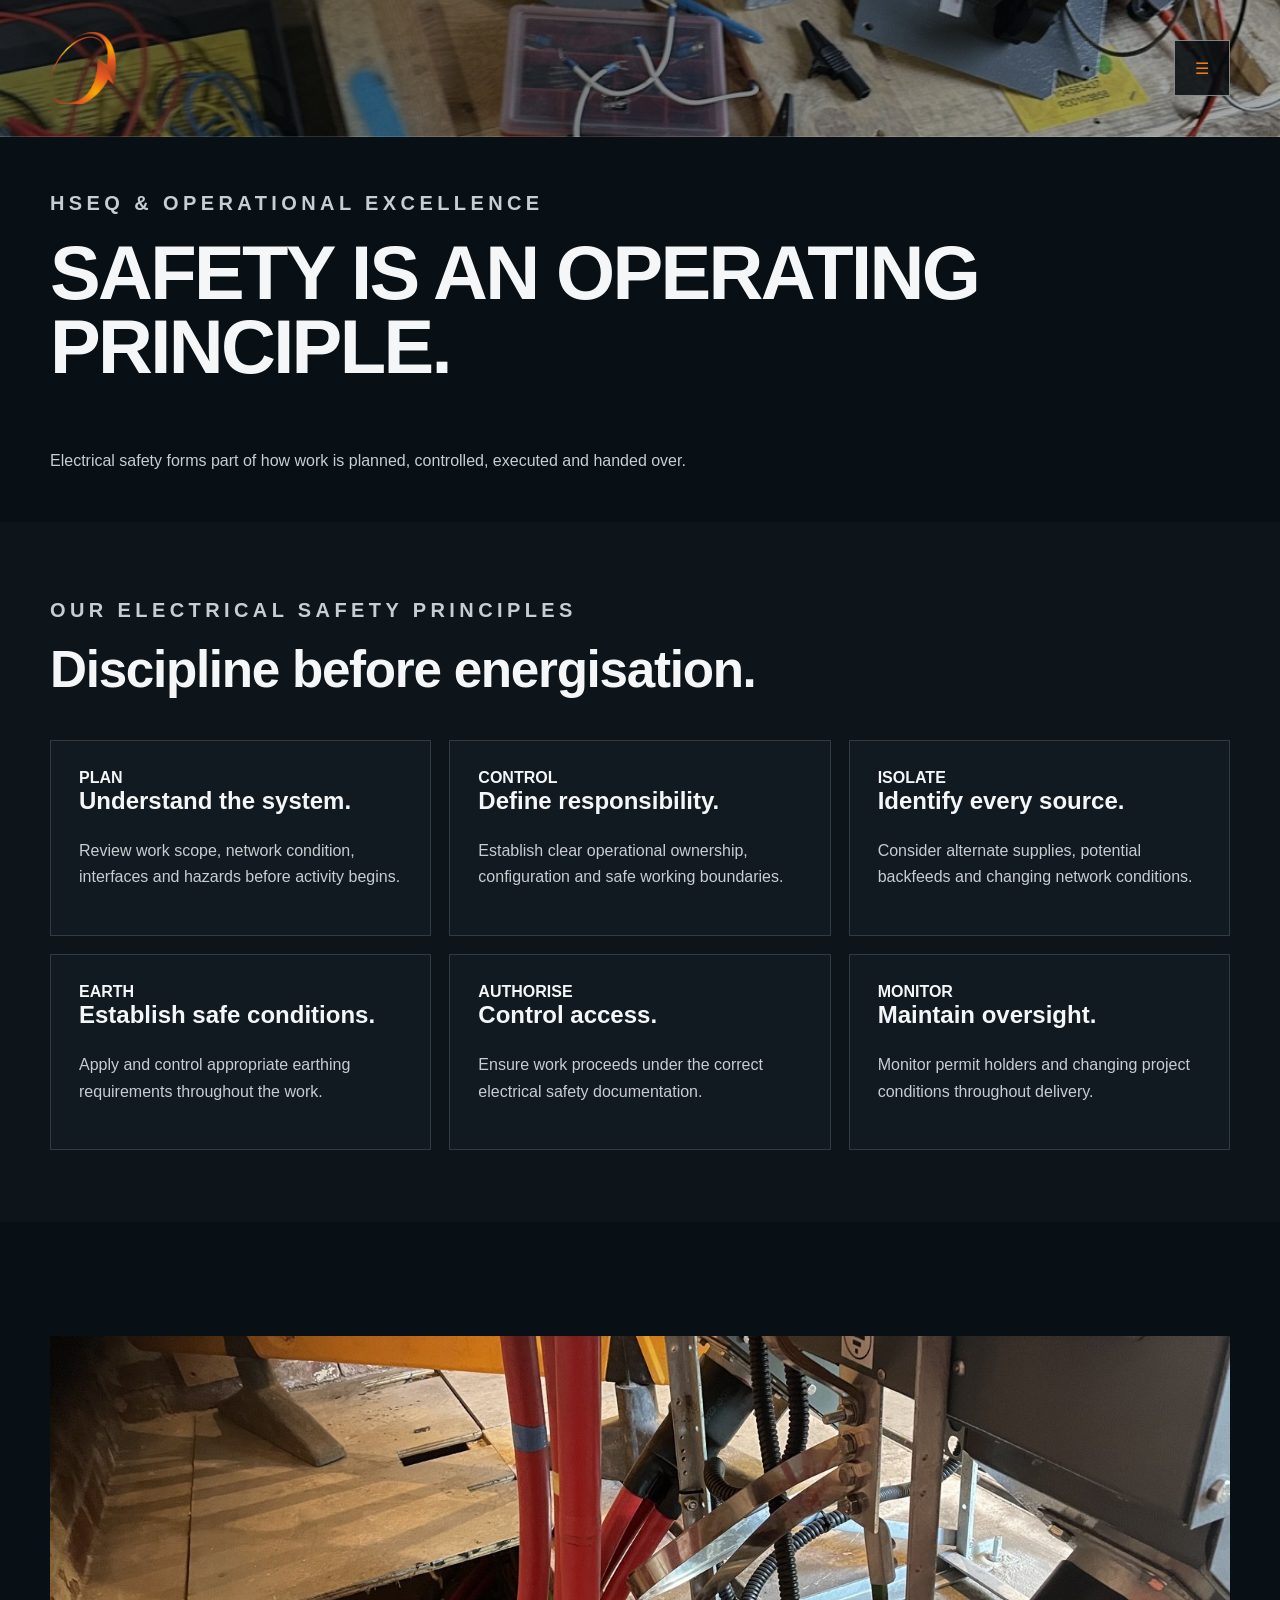
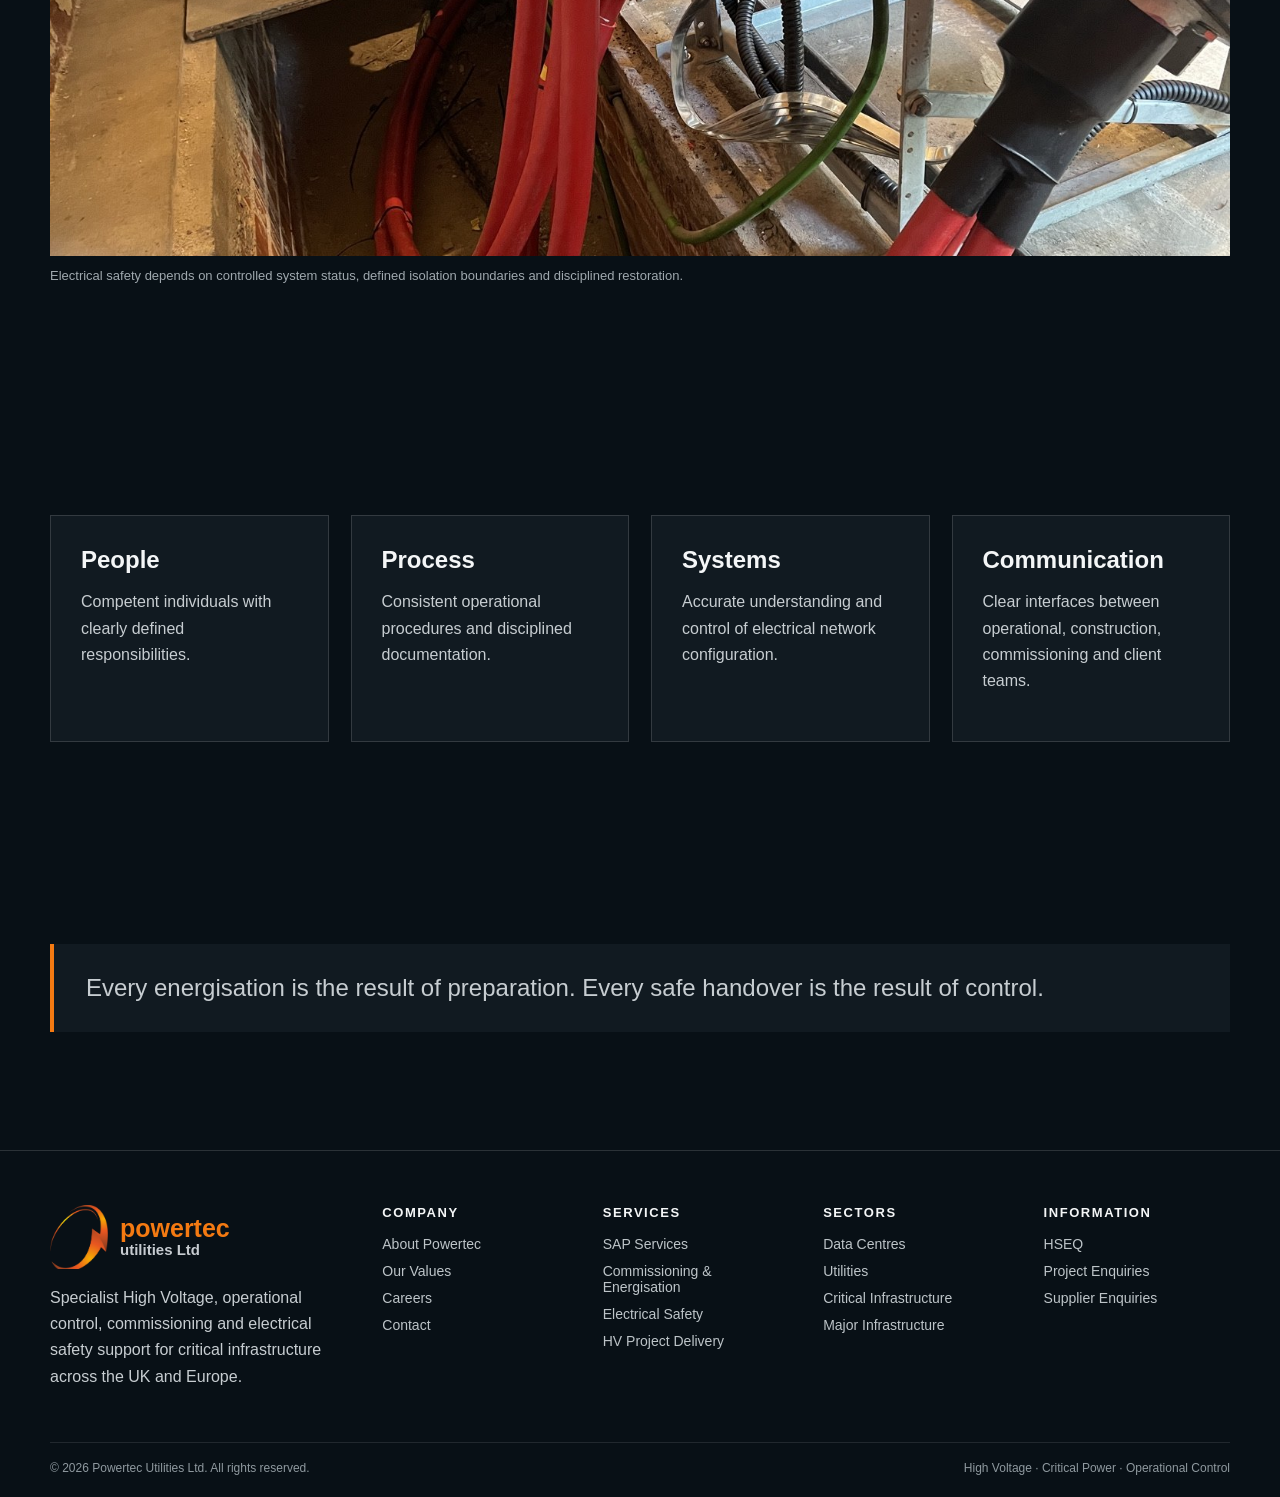
<file: hseq.html>
<!doctype html><html lang="en"><head><meta charset="utf-8"><meta name="viewport" content="width=device-width,initial-scale=1"><title>HSEQ & Operational Excellence | Powertec Utilities Ltd</title><meta name="description" content="Powertec electrical safety principles, HSEQ approach and operational excellence."><link rel="icon" href="favicon.png"><link rel="stylesheet" href="styles-clean.css?v=25"></head><body><header class="site-header internal-header" style="--header-image:url('testing-03.jpg')">
<div class="wrap nav">
  <a class="header-emblem-link" href="index.html" aria-label="Powertec Utilities Ltd home"><img class="header-emblem" src="brand-emblem-hd.png" alt="Powertec Utilities Ltd"></a>
  <button class="menu-toggle" aria-label="Open menu" aria-expanded="false">☰</button>
  <nav class="navlinks"><a class="" href="index.html">HOME</a><a class="" href="about.html">ABOUT</a><a class="" href="services.html">SERVICES</a><a class="" href="sectors.html">SECTORS</a><a class="" href="projects.html">PROJECTS</a><a class="active" href="hseq.html">HSEQ</a><a class="" href="careers.html">CAREERS</a><a class="enquire" href="contact.html">ENQUIRE</a></nav>
</div></header>
<section class="page-hero page-hero-clean">
<div class="wrap"><p class="eyebrow">HSEQ & OPERATIONAL EXCELLENCE</p><h1>SAFETY IS AN OPERATING PRINCIPLE.</h1><p>Electrical safety forms part of how work is planned, controlled, executed and handed over.</p></div></section>
<main>
<section class="section section-dark"><div class="wrap"><div class="section-head"><p class="eyebrow">OUR ELECTRICAL SAFETY PRINCIPLES</p><h2>Discipline before energisation.</h2></div><div class="principles">
<div class="principle"><b>PLAN</b><h3>Understand the system.</h3><p>Review work scope, network condition, interfaces and hazards before activity begins.</p></div>
<div class="principle"><b>CONTROL</b><h3>Define responsibility.</h3><p>Establish clear operational ownership, configuration and safe working boundaries.</p></div>
<div class="principle"><b>ISOLATE</b><h3>Identify every source.</h3><p>Consider alternate supplies, potential backfeeds and changing network conditions.</p></div>
<div class="principle"><b>EARTH</b><h3>Establish safe conditions.</h3><p>Apply and control appropriate earthing requirements throughout the work.</p></div>
<div class="principle"><b>AUTHORISE</b><h3>Control access.</h3><p>Ensure work proceeds under the correct electrical safety documentation.</p></div>
<div class="principle"><b>MONITOR</b><h3>Maintain oversight.</h3><p>Monitor permit holders and changing project conditions throughout delivery.</p></div>
</div></div></section>

<section class="section"><div class="wrap">
  <div class="feature-image"><img src="testing-07.jpg" alt="Electrical cable and earthing arrangements"><div class="feature-caption">Electrical safety depends on controlled system status, defined isolation boundaries and disciplined restoration.</div></div>
</div></section>
<section class="section"><div class="wrap grid-4"><article class="card"><h3>People</h3><p>Competent individuals with clearly defined responsibilities.</p></article><article class="card"><h3>Process</h3><p>Consistent operational procedures and disciplined documentation.</p></article><article class="card"><h3>Systems</h3><p>Accurate understanding and control of electrical network configuration.</p></article><article class="card"><h3>Communication</h3><p>Clear interfaces between operational, construction, commissioning and client teams.</p></article></div></section>
<section class="section section-soft"><div class="wrap"><p class="quote">Every energisation is the result of preparation. Every safe handover is the result of control.</p></div></section>
</main>
<footer class="site-footer"><div class="wrap">
<div class="footer-top">
 <div class="footer-brand">
   <div class="footer-brand-lockup" aria-label="Powertec Utilities Ltd">
     <img src="brand-emblem-hd.png" alt="">
     <div class="footer-wordmark"><strong>powertec</strong><span>utilities Ltd</span></div>
   </div>
   <p>Specialist High Voltage, operational control, commissioning and electrical safety support for critical infrastructure across the UK and Europe.</p>
 </div>
 <div class="footer-col"><h4>COMPANY</h4><a href="about.html">About Powertec</a><a href="about.html#values">Our Values</a><a href="careers.html">Careers</a><a href="contact.html">Contact</a></div>
 <div class="footer-col"><h4>SERVICES</h4><a href="services.html#sap">SAP Services</a><a href="services.html#commissioning">Commissioning &amp; Energisation</a><a href="services.html#safety">Electrical Safety</a><a href="services.html#projects">HV Project Delivery</a></div>
 <div class="footer-col"><h4>SECTORS</h4><a href="data-centres.html">Data Centres</a><a href="utilities.html">Utilities</a><a href="sectors.html">Critical Infrastructure</a><a href="sectors.html">Major Infrastructure</a></div>
 <div class="footer-col"><h4>INFORMATION</h4><a href="hseq.html">HSEQ</a><a href="contact.html">Project Enquiries</a><a href="contact.html">Supplier Enquiries</a></div>
</div>
<div class="footer-bottom"><span>© 2026 Powertec Utilities Ltd. All rights reserved.</span><span>High Voltage · Critical Power · Operational Control</span></div>
</div></footer><script src="script.js"></script></body></html>
</file>
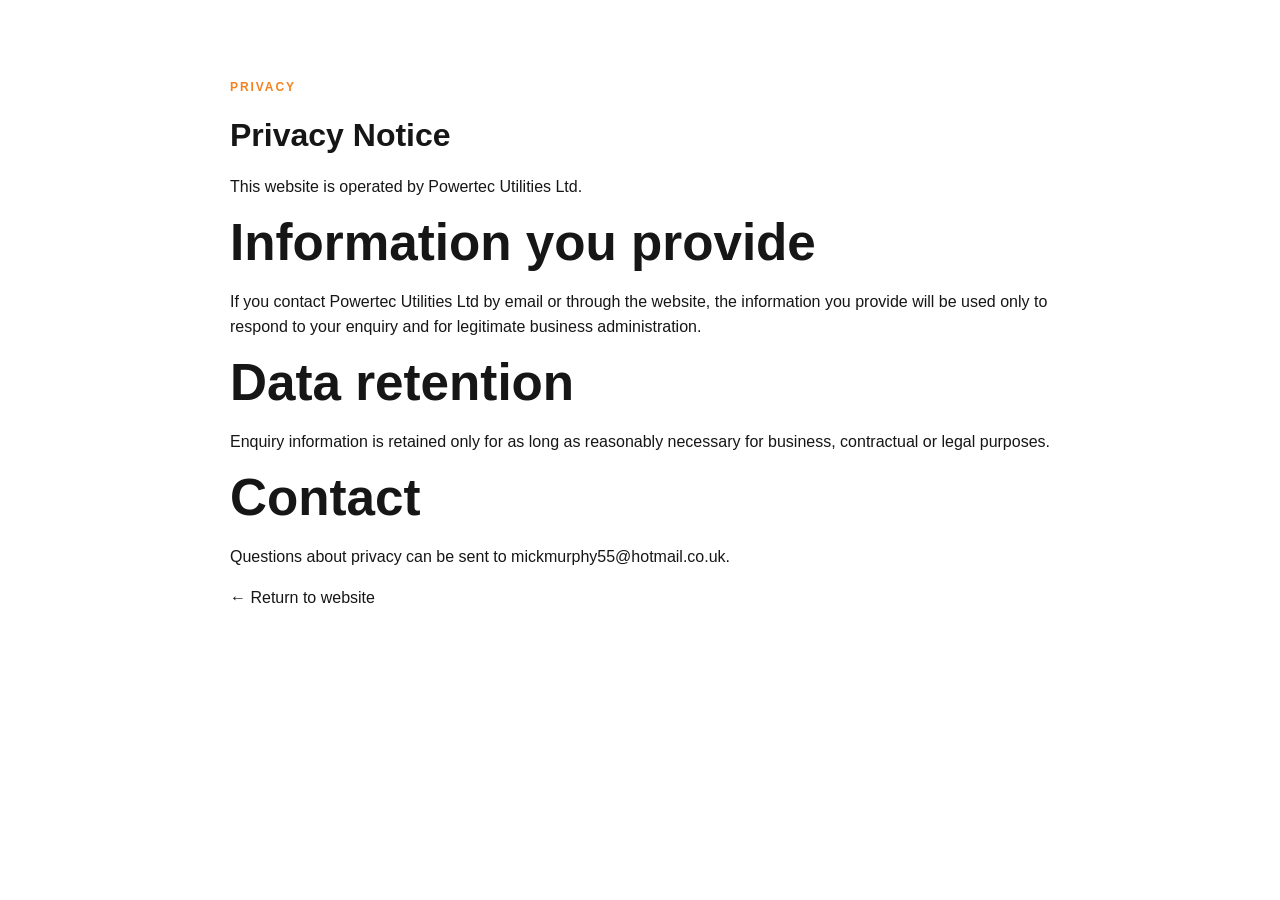
<file: privacy.html>
<!doctype html><html lang="en"><head><meta charset="utf-8"><meta name="viewport" content="width=device-width,initial-scale=1"><title>Privacy | Powertec Utilities Ltd</title><link rel="stylesheet" href="styles.css"></head><body><main class="section"><div class="wrap" style="max-width:820px"><p class="eyebrow dark">PRIVACY</p><h1>Privacy Notice</h1><p>This website is operated by Powertec Utilities Ltd.</p><h2>Information you provide</h2><p>If you contact Powertec Utilities Ltd by email or through the website, the information you provide will be used only to respond to your enquiry and for legitimate business administration.</p><h2>Data retention</h2><p>Enquiry information is retained only for as long as reasonably necessary for business, contractual or legal purposes.</p><h2>Contact</h2><p>Questions about privacy can be sent to <a href="mailto:mickmurphy55@hotmail.co.uk">mickmurphy55@hotmail.co.uk</a>.</p><p><a href="index.html">← Return to website</a></p></div></main></body></html>
</file>
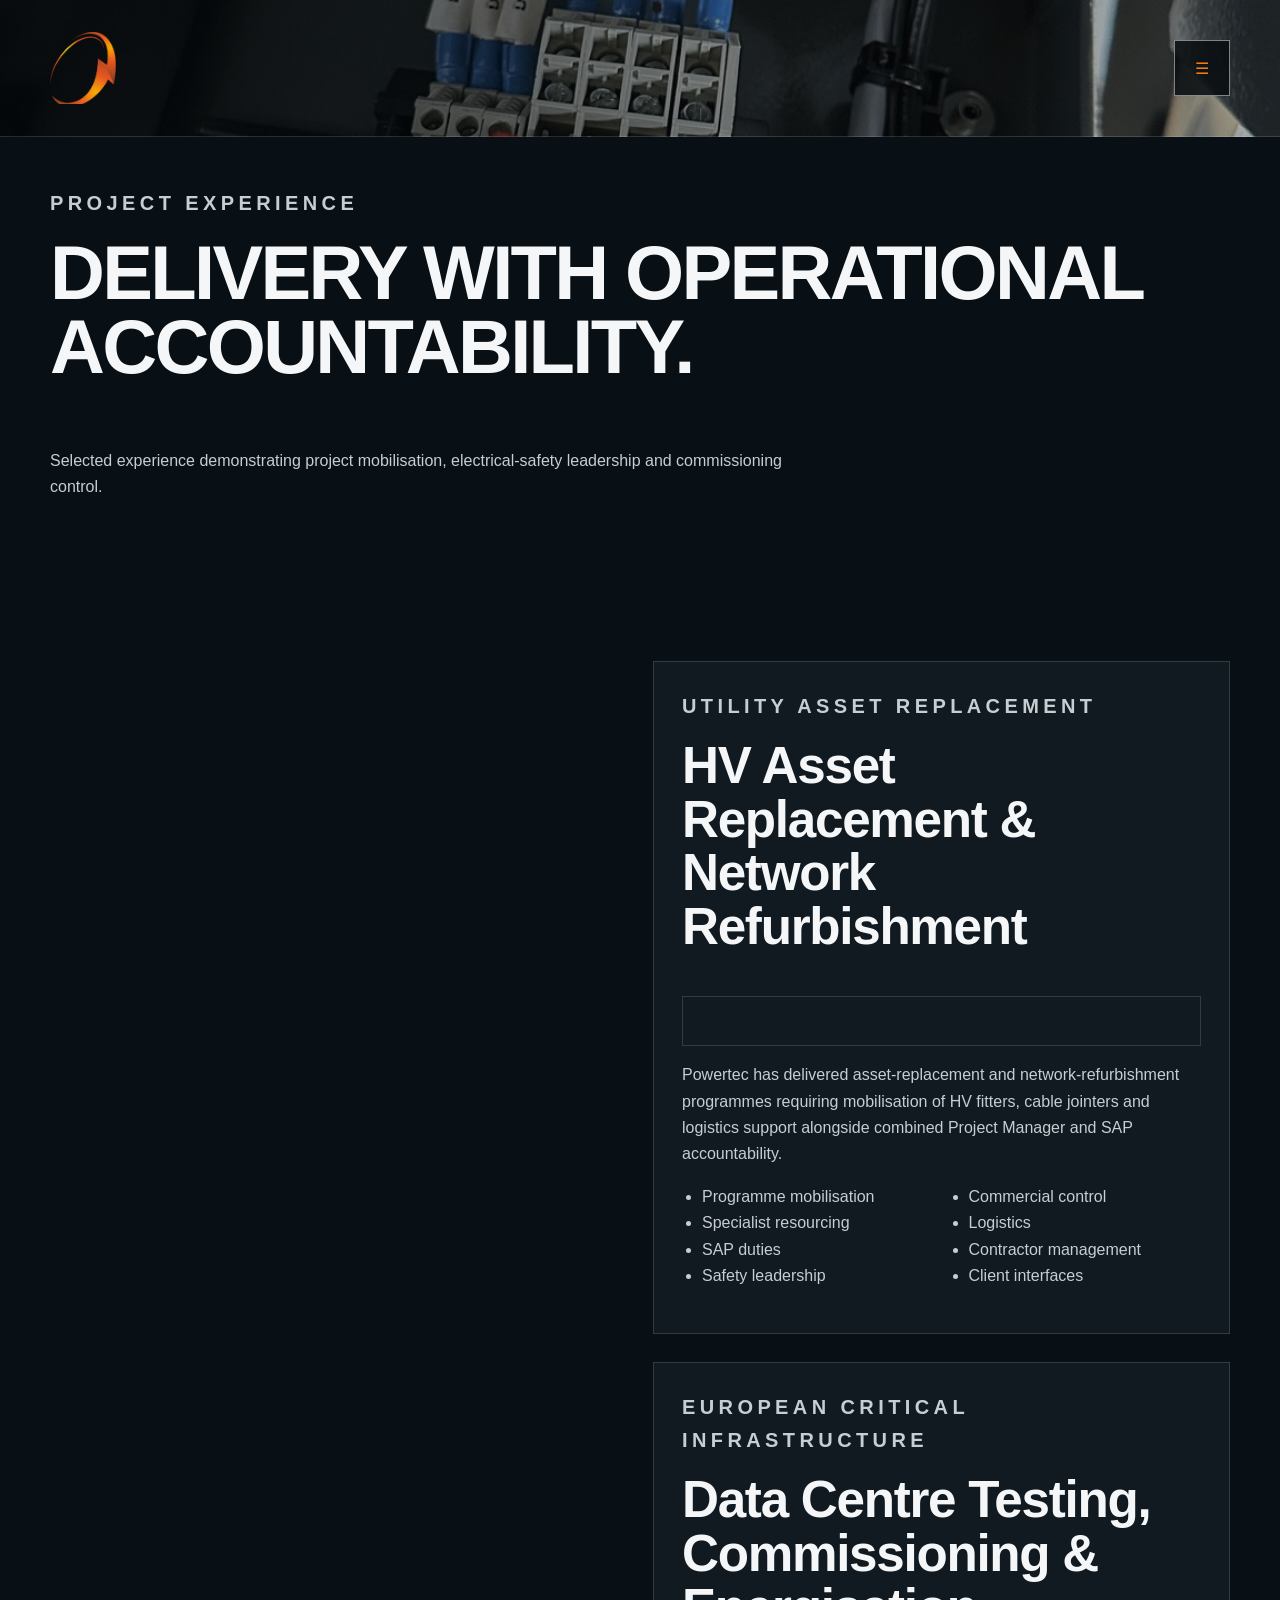
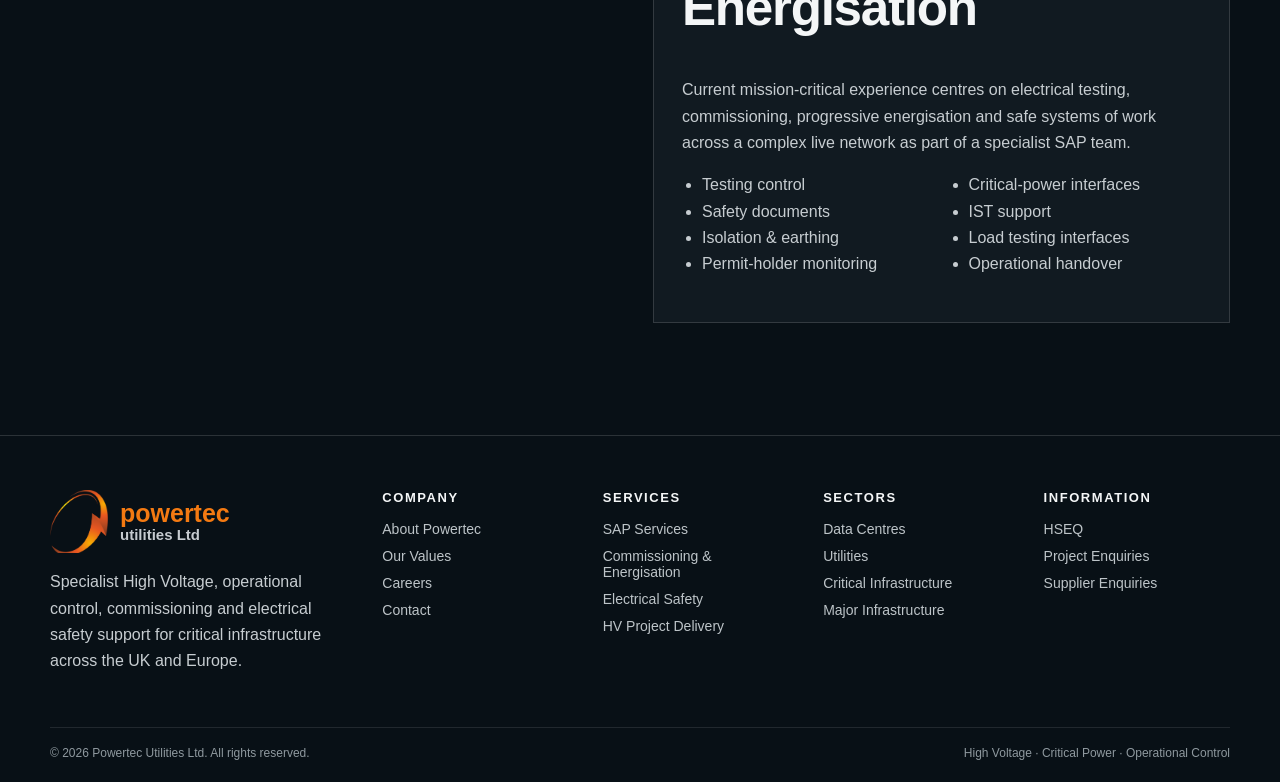
<file: projects.html>
<!doctype html><html lang="en"><head><meta charset="utf-8"><meta name="viewport" content="width=device-width,initial-scale=1"><title>Project Experience | Powertec Utilities Ltd</title><meta name="description" content="Selected Powertec project and programme experience across utility and critical infrastructure."><link rel="icon" href="favicon.png"><link rel="stylesheet" href="styles-clean.css?v=25"></head><body><header class="site-header internal-header" style="--header-image:url('testing-01.jpg')">
<div class="wrap nav">
  <a class="header-emblem-link" href="index.html" aria-label="Powertec Utilities Ltd home"><img class="header-emblem" src="brand-emblem-hd.png" alt="Powertec Utilities Ltd"></a>
  <button class="menu-toggle" aria-label="Open menu" aria-expanded="false">☰</button>
  <nav class="navlinks"><a class="" href="index.html">HOME</a><a class="" href="about.html">ABOUT</a><a class="" href="services.html">SERVICES</a><a class="" href="sectors.html">SECTORS</a><a class="active" href="projects.html">PROJECTS</a><a class="" href="hseq.html">HSEQ</a><a class="" href="careers.html">CAREERS</a><a class="enquire" href="contact.html">ENQUIRE</a></nav>
</div></header>
<section class="page-hero page-hero-clean">
<div class="wrap"><p class="eyebrow">PROJECT EXPERIENCE</p><h1>DELIVERY WITH OPERATIONAL ACCOUNTABILITY.</h1><p>Selected experience demonstrating project mobilisation, electrical-safety leadership and commissioning control.</p></div></section>
<main class="section"><div class="wrap">
<div class="case"><div class="case-image"></div><div class="case-copy"><p class="eyebrow">UTILITY ASSET REPLACEMENT</p><h2>HV Asset Replacement & Network Refurbishment</h2><div class="metric"></div><p>Powertec has delivered asset-replacement and network-refurbishment programmes requiring mobilisation of HV fitters, cable jointers and logistics support alongside combined Project Manager and SAP accountability.</p><ul class="cap-list"><li>Programme mobilisation</li><li>Specialist resourcing</li><li>SAP duties</li><li>Safety leadership</li><li>Commercial control</li><li>Logistics</li><li>Contractor management</li><li>Client interfaces</li></ul></div></div>
<div class="case" style="margin-top:28px"><div class="case-image"></div><div class="case-copy"><p class="eyebrow">EUROPEAN CRITICAL INFRASTRUCTURE</p><h2>Data Centre Testing, Commissioning & Energisation</h2><p>Current mission-critical experience centres on electrical testing, commissioning, progressive energisation and safe systems of work across a complex live network as part of a specialist SAP team.</p><ul class="cap-list"><li>Testing control</li><li>Safety documents</li><li>Isolation & earthing</li><li>Permit-holder monitoring</li><li>Critical-power interfaces</li><li>IST support</li><li>Load testing interfaces</li><li>Operational handover</li></ul></div></div>
</div></main>
<footer class="site-footer"><div class="wrap">
<div class="footer-top">
 <div class="footer-brand">
   <div class="footer-brand-lockup" aria-label="Powertec Utilities Ltd">
     <img src="brand-emblem-hd.png" alt="">
     <div class="footer-wordmark"><strong>powertec</strong><span>utilities Ltd</span></div>
   </div>
   <p>Specialist High Voltage, operational control, commissioning and electrical safety support for critical infrastructure across the UK and Europe.</p>
 </div>
 <div class="footer-col"><h4>COMPANY</h4><a href="about.html">About Powertec</a><a href="about.html#values">Our Values</a><a href="careers.html">Careers</a><a href="contact.html">Contact</a></div>
 <div class="footer-col"><h4>SERVICES</h4><a href="services.html#sap">SAP Services</a><a href="services.html#commissioning">Commissioning &amp; Energisation</a><a href="services.html#safety">Electrical Safety</a><a href="services.html#projects">HV Project Delivery</a></div>
 <div class="footer-col"><h4>SECTORS</h4><a href="data-centres.html">Data Centres</a><a href="utilities.html">Utilities</a><a href="sectors.html">Critical Infrastructure</a><a href="sectors.html">Major Infrastructure</a></div>
 <div class="footer-col"><h4>INFORMATION</h4><a href="hseq.html">HSEQ</a><a href="contact.html">Project Enquiries</a><a href="contact.html">Supplier Enquiries</a></div>
</div>
<div class="footer-bottom"><span>© 2026 Powertec Utilities Ltd. All rights reserved.</span><span>High Voltage · Critical Power · Operational Control</span></div>
</div></footer><script src="script.js"></script></body></html>
</file>
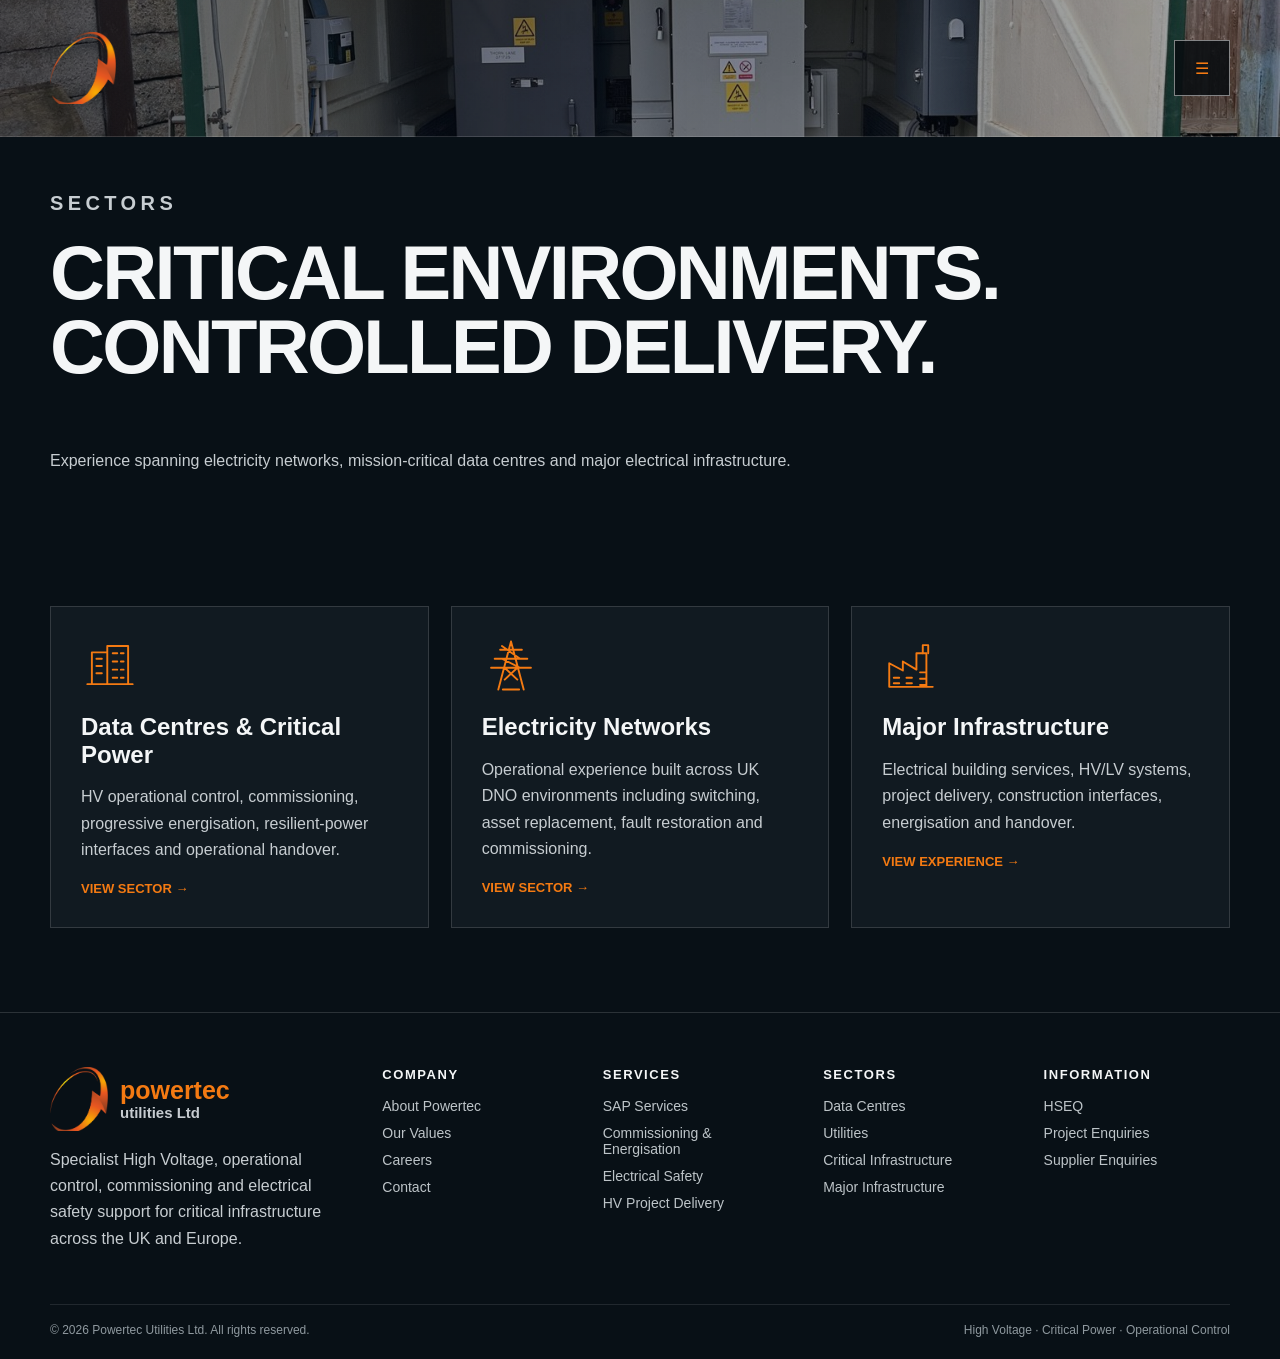
<file: sectors.html>
<!doctype html><html lang="en"><head><meta charset="utf-8"><meta name="viewport" content="width=device-width,initial-scale=1"><title>Sectors | Powertec Utilities Ltd</title><meta name="description" content="Powertec capability across data centres, utilities, critical infrastructure and major electrical projects."><link rel="icon" href="favicon.png"><link rel="stylesheet" href="styles-clean.css?v=25"></head><body><header class="site-header internal-header" style="--header-image:url('substation-01.jpg')">
<div class="wrap nav">
  <a class="header-emblem-link" href="index.html" aria-label="Powertec Utilities Ltd home"><img class="header-emblem" src="brand-emblem-hd.png" alt="Powertec Utilities Ltd"></a>
  <button class="menu-toggle" aria-label="Open menu" aria-expanded="false">☰</button>
  <nav class="navlinks"><a class="" href="index.html">HOME</a><a class="" href="about.html">ABOUT</a><a class="" href="services.html">SERVICES</a><a class="active" href="sectors.html">SECTORS</a><a class="" href="projects.html">PROJECTS</a><a class="" href="hseq.html">HSEQ</a><a class="" href="careers.html">CAREERS</a><a class="enquire" href="contact.html">ENQUIRE</a></nav>
</div></header>
<section class="page-hero page-hero-clean">
<div class="wrap"><p class="eyebrow">SECTORS</p><h1>CRITICAL ENVIRONMENTS.<br>CONTROLLED DELIVERY.</h1><p>Experience spanning electricity networks, mission-critical data centres and major electrical infrastructure.</p></div></section>
<main class="section"><div class="wrap"><div class="grid-3">
<article class="card sector-card"><div class="sector-icon"><svg viewBox="0 0 64 64" aria-hidden="true"><path d="M12 52V17h17v35M29 52V10h23v42M7 52h50"/><path d="M17 24h6M17 32h6M17 40h6M35 18h5M44 18h3M35 27h5M44 27h3M35 36h5M44 36h3M35 45h5M44 45h3"/></svg></div><h3>Data Centres & Critical Power</h3><p>HV operational control, commissioning, progressive energisation, resilient-power interfaces and operational handover.</p><a class="text-link" href="data-centres.html">VIEW SECTOR →</a></article>
<article class="card sector-card"><div class="sector-icon"><svg viewBox="0 0 64 64" aria-hidden="true"><path d="M32 5 18 58M32 5l14 53M14 24h36M10 34h44M20 14h24M23 58h18M22 24l20 10M42 24 22 10M25 34l14 13M39 34 25 47"/></svg></div><h3>Electricity Networks</h3><p>Operational experience built across UK DNO environments including switching, asset replacement, fault restoration and commissioning.</p><a class="text-link" href="utilities.html">VIEW SECTOR →</a></article>
<article class="card sector-card"><div class="sector-icon"><svg viewBox="0 0 64 64" aria-hidden="true"><path d="M8 55V29l15 8V27l15 9V18h11v37M8 55h48M13 45h6M13 51h6M27 45h6M27 51h6M42 39h7M42 46h7M42 53h7"/><path d="M45 18V9h6v9"/></svg></div><h3>Major Infrastructure</h3><p>Electrical building services, HV/LV systems, project delivery, construction interfaces, energisation and handover.</p><a class="text-link" href="projects.html">VIEW EXPERIENCE →</a></article>
</div></div></main>
<footer class="site-footer"><div class="wrap">
<div class="footer-top">
 <div class="footer-brand">
   <div class="footer-brand-lockup" aria-label="Powertec Utilities Ltd">
     <img src="brand-emblem-hd.png" alt="">
     <div class="footer-wordmark"><strong>powertec</strong><span>utilities Ltd</span></div>
   </div>
   <p>Specialist High Voltage, operational control, commissioning and electrical safety support for critical infrastructure across the UK and Europe.</p>
 </div>
 <div class="footer-col"><h4>COMPANY</h4><a href="about.html">About Powertec</a><a href="about.html#values">Our Values</a><a href="careers.html">Careers</a><a href="contact.html">Contact</a></div>
 <div class="footer-col"><h4>SERVICES</h4><a href="services.html#sap">SAP Services</a><a href="services.html#commissioning">Commissioning &amp; Energisation</a><a href="services.html#safety">Electrical Safety</a><a href="services.html#projects">HV Project Delivery</a></div>
 <div class="footer-col"><h4>SECTORS</h4><a href="data-centres.html">Data Centres</a><a href="utilities.html">Utilities</a><a href="sectors.html">Critical Infrastructure</a><a href="sectors.html">Major Infrastructure</a></div>
 <div class="footer-col"><h4>INFORMATION</h4><a href="hseq.html">HSEQ</a><a href="contact.html">Project Enquiries</a><a href="contact.html">Supplier Enquiries</a></div>
</div>
<div class="footer-bottom"><span>© 2026 Powertec Utilities Ltd. All rights reserved.</span><span>High Voltage · Critical Power · Operational Control</span></div>
</div></footer><script src="script.js"></script></body></html>
</file>
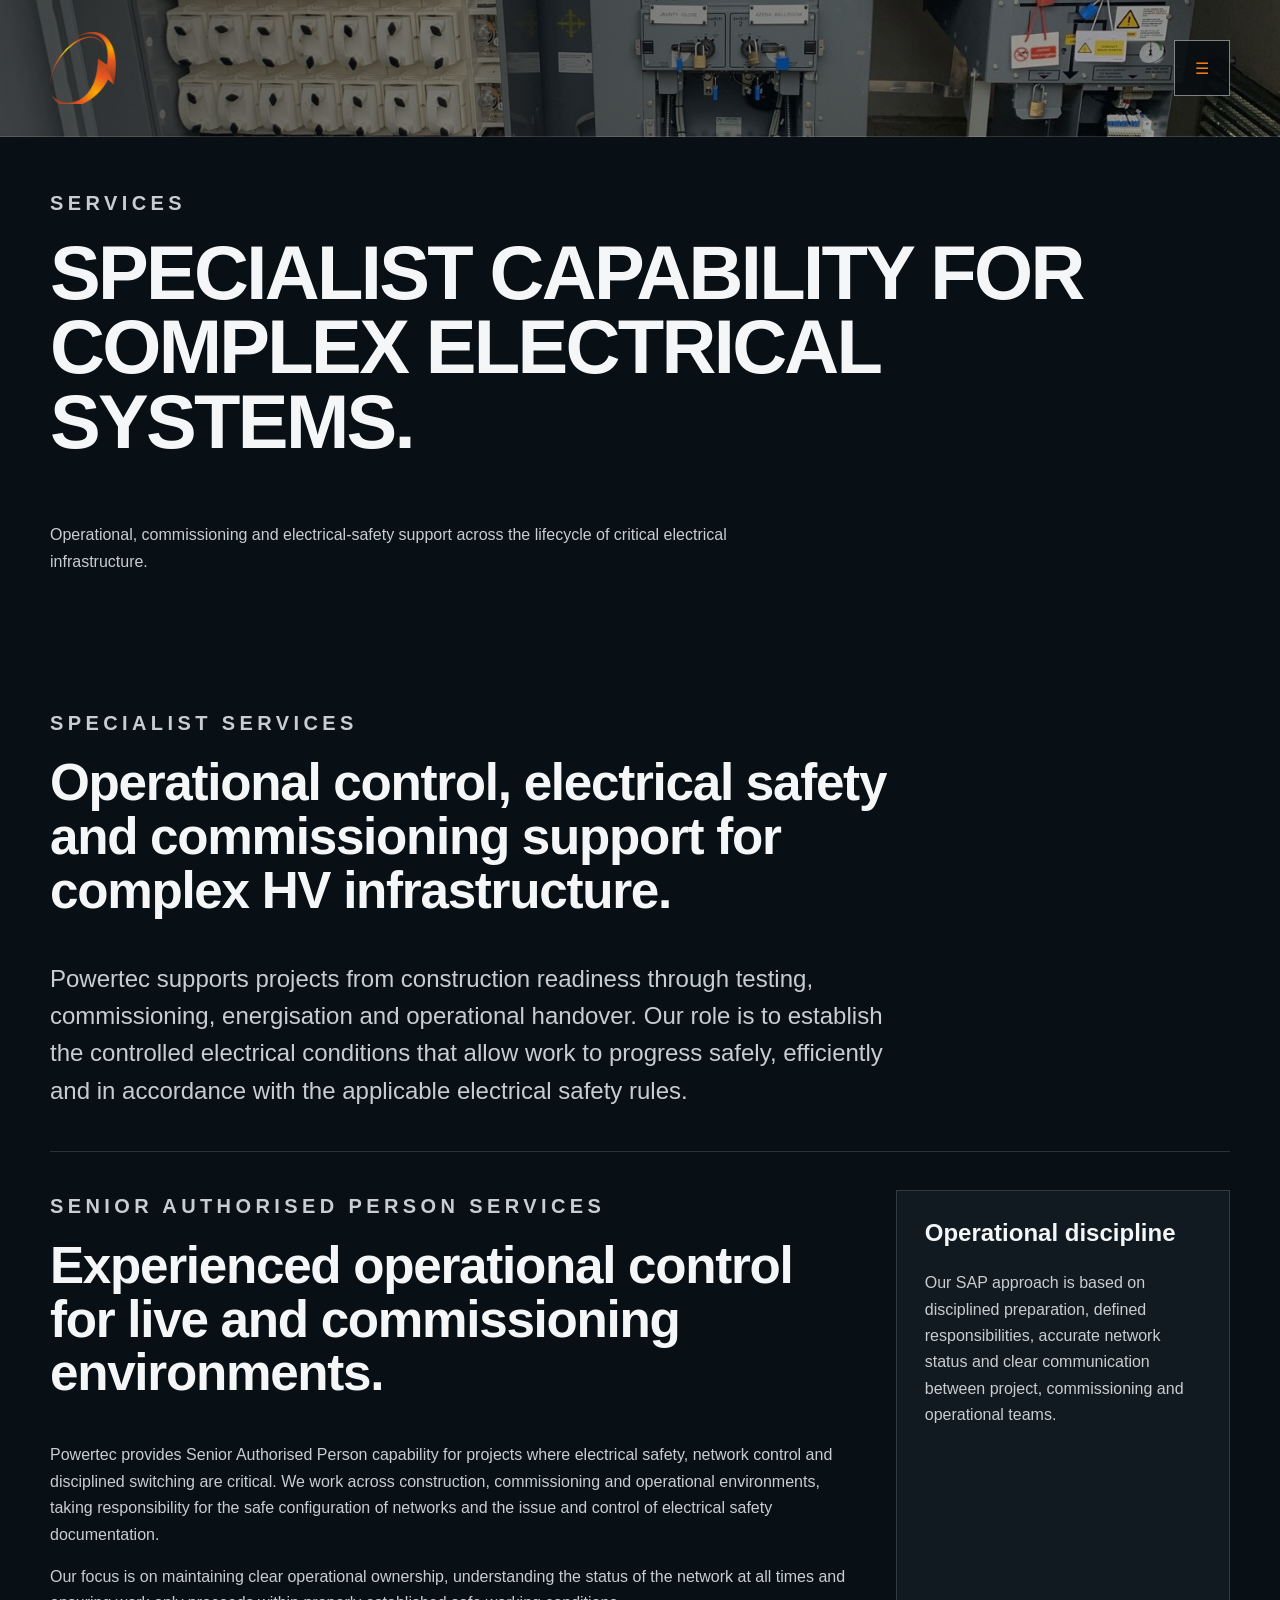
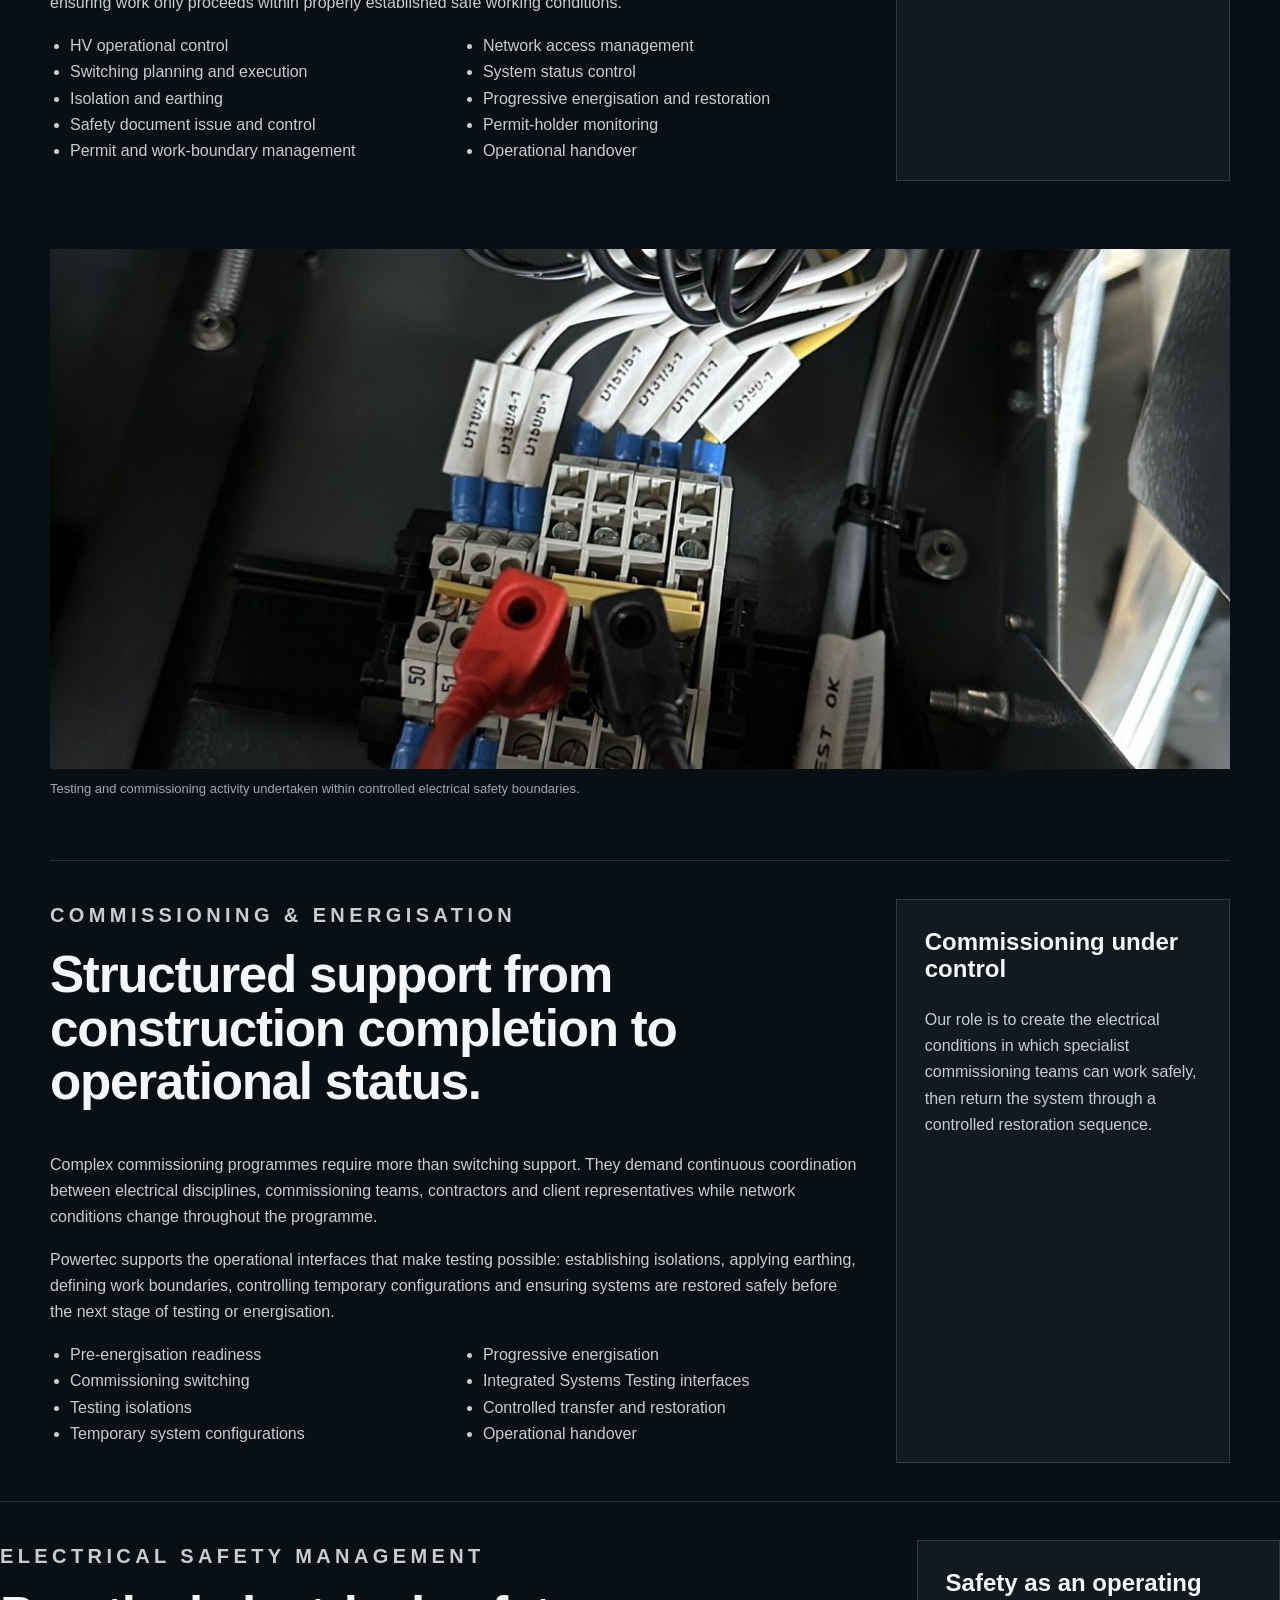
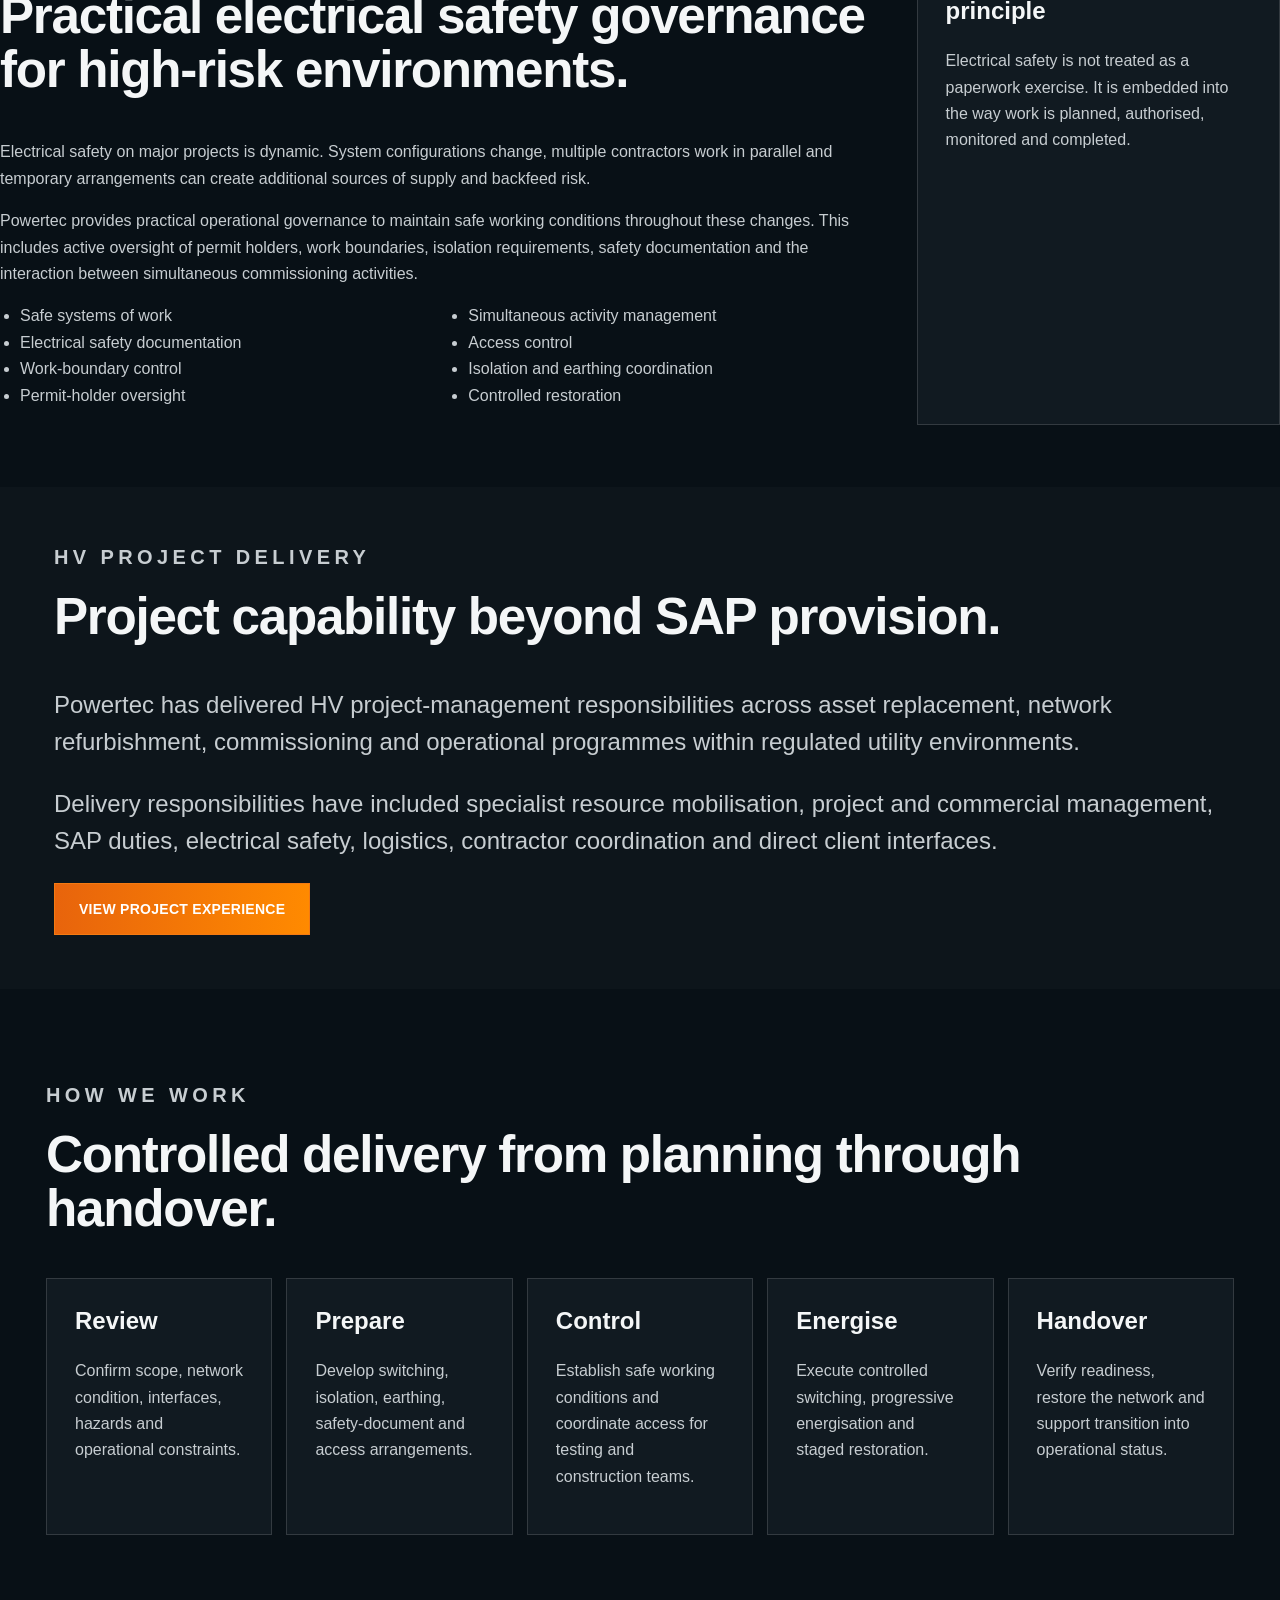
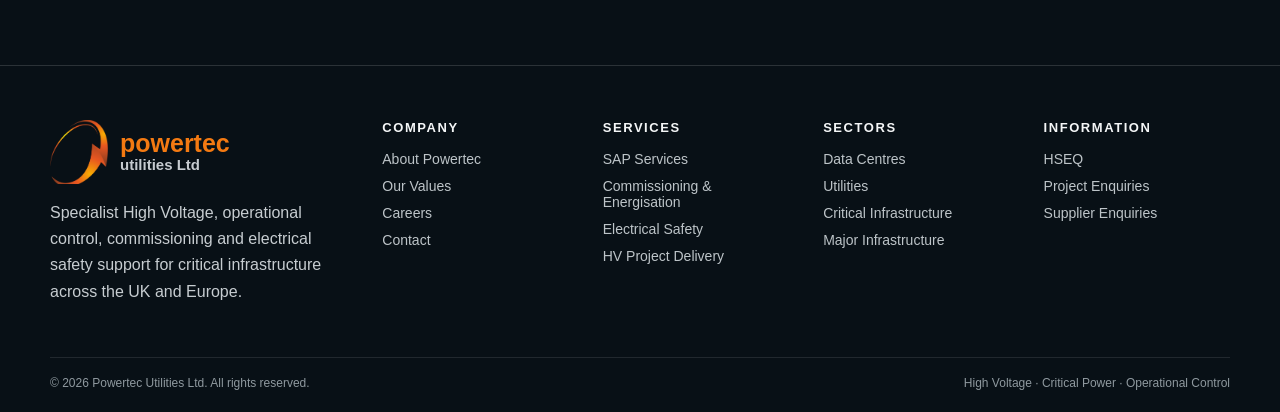
<file: services.html>
<!doctype html><html lang="en"><head><meta charset="utf-8"><meta name="viewport" content="width=device-width,initial-scale=1"><title>Services | Powertec Utilities Ltd</title><meta name="description" content="SAP services, commissioning, energisation, electrical safety and HV project delivery."><link rel="icon" href="favicon.png"><link rel="stylesheet" href="styles-clean.css?v=25"></head><body><header class="site-header internal-header" style="--header-image:url('switchgear-01.jpg')">
<div class="wrap nav">
  <a class="header-emblem-link" href="index.html" aria-label="Powertec Utilities Ltd home"><img class="header-emblem" src="brand-emblem-hd.png" alt="Powertec Utilities Ltd"></a>
  <button class="menu-toggle" aria-label="Open menu" aria-expanded="false">☰</button>
  <nav class="navlinks"><a class="" href="index.html">HOME</a><a class="" href="about.html">ABOUT</a><a class="active" href="services.html">SERVICES</a><a class="" href="sectors.html">SECTORS</a><a class="" href="projects.html">PROJECTS</a><a class="" href="hseq.html">HSEQ</a><a class="" href="careers.html">CAREERS</a><a class="enquire" href="contact.html">ENQUIRE</a></nav>
</div></header>
<section class="page-hero page-hero-clean">
<div class="wrap"><p class="eyebrow">SERVICES</p><h1>SPECIALIST CAPABILITY FOR<br>COMPLEX ELECTRICAL SYSTEMS.</h1><p>Operational, commissioning and electrical-safety support across the lifecycle of critical electrical infrastructure.</p></div></section>
<main>
<section class="section"><div class="wrap">
  <div class="section-head">
    <p class="eyebrow">SPECIALIST SERVICES</p>
    <h2>Operational control, electrical safety and commissioning support for complex HV infrastructure.</h2>
    <p class="lead">Powertec supports projects from construction readiness through testing, commissioning, energisation and operational handover. Our role is to establish the controlled electrical conditions that allow work to progress safely, efficiently and in accordance with the applicable electrical safety rules.</p>
  </div>

  <section id="sap" class="service-detail">
    <div class="service-copy">
      <p class="eyebrow">SENIOR AUTHORISED PERSON SERVICES</p>
      <h2>Experienced operational control for live and commissioning environments.</h2>
      <p>Powertec provides Senior Authorised Person capability for projects where electrical safety, network control and disciplined switching are critical. We work across construction, commissioning and operational environments, taking responsibility for the safe configuration of networks and the issue and control of electrical safety documentation.</p>
      <p>Our focus is on maintaining clear operational ownership, understanding the status of the network at all times and ensuring work only proceeds within properly established safe working conditions.</p>
      <ul class="cap-list">
        <li>HV operational control</li><li>Switching planning and execution</li><li>Isolation and earthing</li><li>Safety document issue and control</li><li>Permit and work-boundary management</li><li>Network access management</li><li>System status control</li><li>Progressive energisation and restoration</li><li>Permit-holder monitoring</li><li>Operational handover</li>
      </ul>
    </div>
    <aside class="service-proof">
      <h3>Operational discipline</h3>
      <p>Our SAP approach is based on disciplined preparation, defined responsibilities, accurate network status and clear communication between project, commissioning and operational teams.</p>
    </aside>
  </section>

  <div class="feature-image"><img src="testing-01.jpg" alt="Electrical testing connections during commissioning"><div class="feature-caption">Testing and commissioning activity undertaken within controlled electrical safety boundaries.</div></div>

  <section id="commissioning" class="service-detail">
    <div class="service-copy">
      <p class="eyebrow">COMMISSIONING & ENERGISATION</p>
      <h2>Structured support from construction completion to operational status.</h2>
      <p>Complex commissioning programmes require more than switching support. They demand continuous coordination between electrical disciplines, commissioning teams, contractors and client representatives while network conditions change throughout the programme.</p>
      <p>Powertec supports the operational interfaces that make testing possible: establishing isolations, applying earthing, defining work boundaries, controlling temporary configurations and ensuring systems are restored safely before the next stage of testing or energisation.</p>
      <ul class="cap-list">
        <li>Pre-energisation readiness</li><li>Commissioning switching</li><li>Testing isolations</li><li>Temporary system configurations</li><li>Progressive energisation</li><li>Integrated Systems Testing interfaces</li><li>Controlled transfer and restoration</li><li>Operational handover</li>
      </ul>
    </div>
    <aside class="service-proof">
      <h3>Commissioning under control</h3>
      <p>Our role is to create the electrical conditions in which specialist commissioning teams can work safely, then return the system through a controlled restoration sequence.</p>
    </aside>
  </section>

  </div>

  <section id="safety" class="service-detail">
    <div class="service-copy">
      <p class="eyebrow">ELECTRICAL SAFETY MANAGEMENT</p>
      <h2>Practical electrical safety governance for high-risk environments.</h2>
      <p>Electrical safety on major projects is dynamic. System configurations change, multiple contractors work in parallel and temporary arrangements can create additional sources of supply and backfeed risk.</p>
      <p>Powertec provides practical operational governance to maintain safe working conditions throughout these changes. This includes active oversight of permit holders, work boundaries, isolation requirements, safety documentation and the interaction between simultaneous commissioning activities.</p>
      <ul class="cap-list">
        <li>Safe systems of work</li><li>Electrical safety documentation</li><li>Work-boundary control</li><li>Permit-holder oversight</li><li>Simultaneous activity management</li><li>Access control</li><li>Isolation and earthing coordination</li><li>Controlled restoration</li>
      </ul>
    </div>
    <aside class="service-proof">
      <h3>Safety as an operating principle</h3>
      <p>Electrical safety is not treated as a paperwork exercise. It is embedded into the way work is planned, authorised, monitored and completed.</p>
    </aside>
  </section>

  <section id="projects" class="section-dark" style="padding:54px;margin-top:24px">
    <p class="eyebrow">HV PROJECT DELIVERY</p>
    <h2>Project capability beyond SAP provision.</h2>
    <p class="lead">Powertec has delivered HV project-management responsibilities across asset replacement, network refurbishment, commissioning and operational programmes within regulated utility environments.</p>
    <p class="lead">Delivery responsibilities have included specialist resource mobilisation, project and commercial management, SAP duties, electrical safety, logistics, contractor coordination and direct client interfaces.</p>
    <a class="btn" href="projects.html">VIEW PROJECT EXPERIENCE</a>
  </section>

  <section class="section-soft" style="margin-top:44px;padding:46px">
    <p class="eyebrow">HOW WE WORK</p>
    <h2>Controlled delivery from planning through handover.</h2>
    <div class="process">
      <div class="step"><h3>Review</h3><p>Confirm scope, network condition, interfaces, hazards and operational constraints.</p></div>
      <div class="step"><h3>Prepare</h3><p>Develop switching, isolation, earthing, safety-document and access arrangements.</p></div>
      <div class="step"><h3>Control</h3><p>Establish safe working conditions and coordinate access for testing and construction teams.</p></div>
      <div class="step"><h3>Energise</h3><p>Execute controlled switching, progressive energisation and staged restoration.</p></div>
      <div class="step"><h3>Handover</h3><p>Verify readiness, restore the network and support transition into operational status.</p></div>
    </div>
  </section>
</div></section>
</main>
<footer class="site-footer"><div class="wrap">
<div class="footer-top">
 <div class="footer-brand">
   <div class="footer-brand-lockup" aria-label="Powertec Utilities Ltd">
     <img src="brand-emblem-hd.png" alt="">
     <div class="footer-wordmark"><strong>powertec</strong><span>utilities Ltd</span></div>
   </div>
   <p>Specialist High Voltage, operational control, commissioning and electrical safety support for critical infrastructure across the UK and Europe.</p>
 </div>
 <div class="footer-col"><h4>COMPANY</h4><a href="about.html">About Powertec</a><a href="about.html#values">Our Values</a><a href="careers.html">Careers</a><a href="contact.html">Contact</a></div>
 <div class="footer-col"><h4>SERVICES</h4><a href="services.html#sap">SAP Services</a><a href="services.html#commissioning">Commissioning &amp; Energisation</a><a href="services.html#safety">Electrical Safety</a><a href="services.html#projects">HV Project Delivery</a></div>
 <div class="footer-col"><h4>SECTORS</h4><a href="data-centres.html">Data Centres</a><a href="utilities.html">Utilities</a><a href="sectors.html">Critical Infrastructure</a><a href="sectors.html">Major Infrastructure</a></div>
 <div class="footer-col"><h4>INFORMATION</h4><a href="hseq.html">HSEQ</a><a href="contact.html">Project Enquiries</a><a href="contact.html">Supplier Enquiries</a></div>
</div>
<div class="footer-bottom"><span>© 2026 Powertec Utilities Ltd. All rights reserved.</span><span>High Voltage · Critical Power · Operational Control</span></div>
</div></footer><script src="script.js"></script></body></html>
</file>
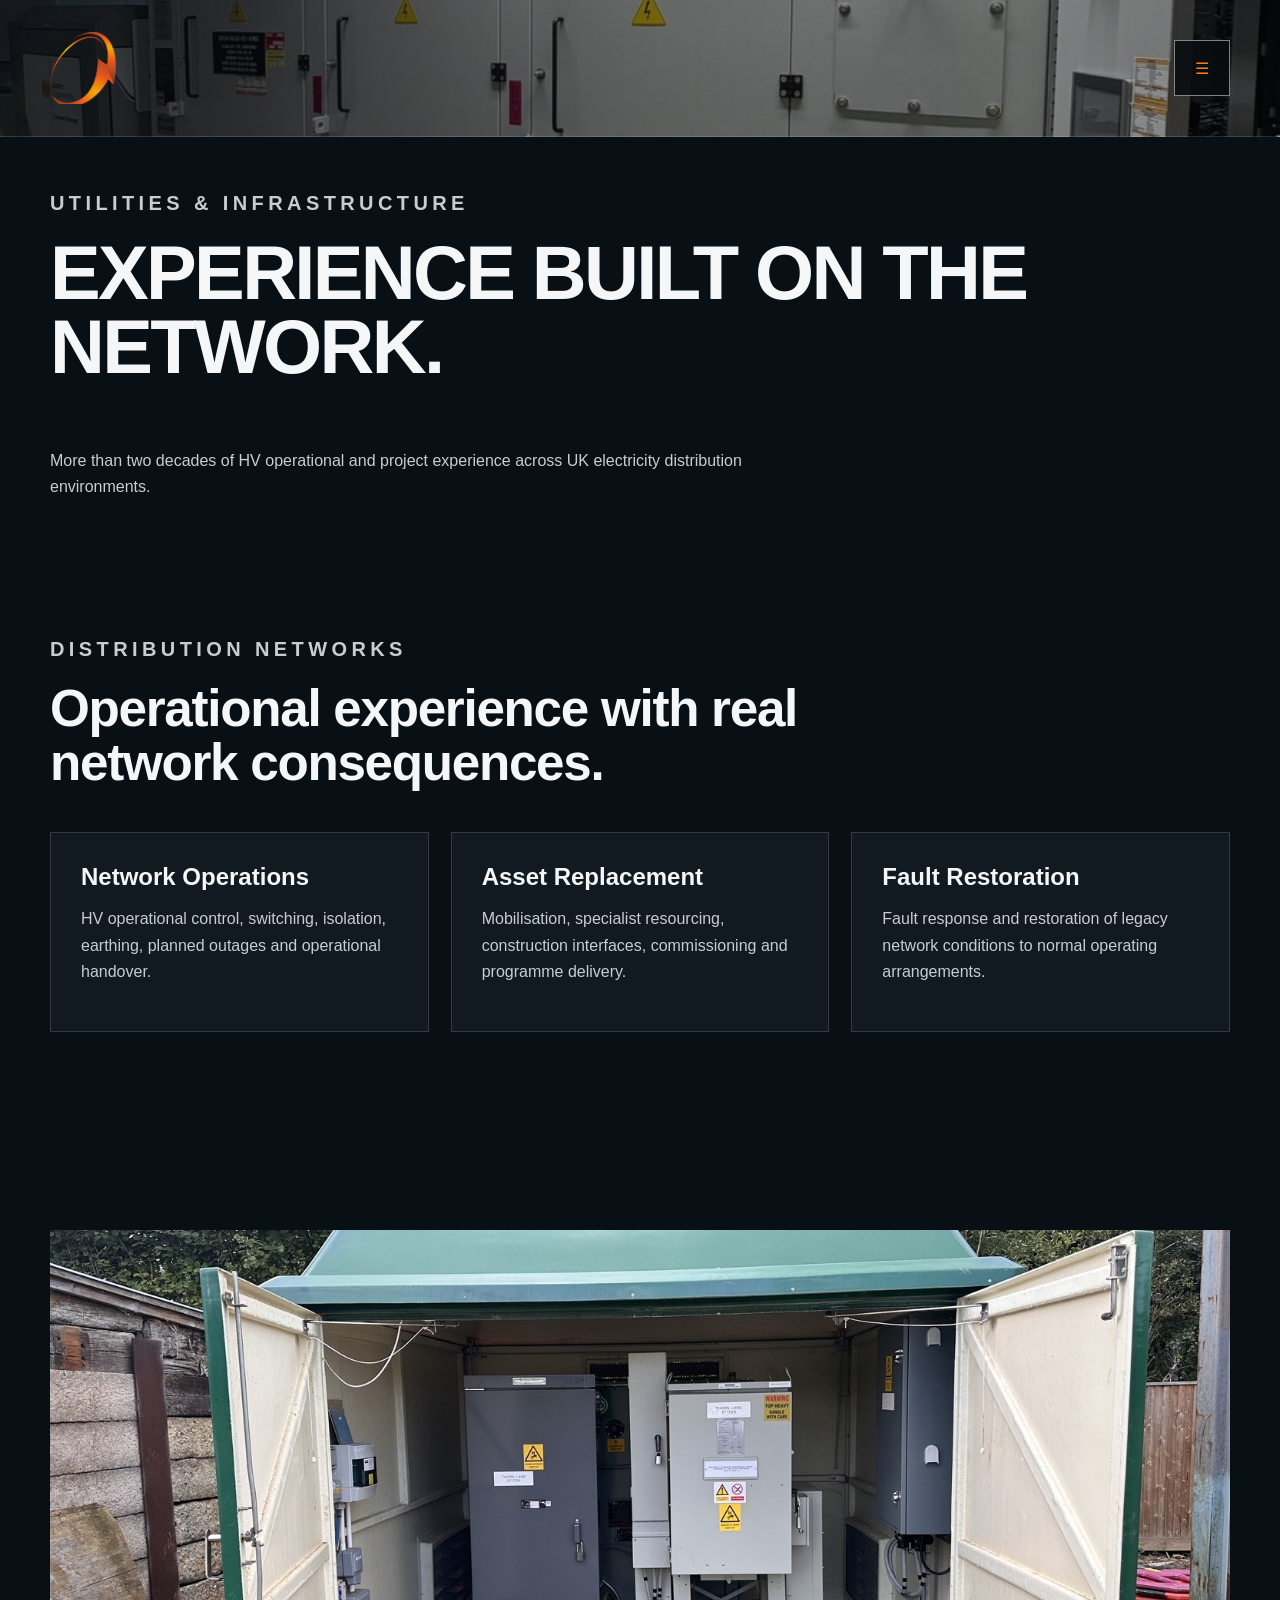
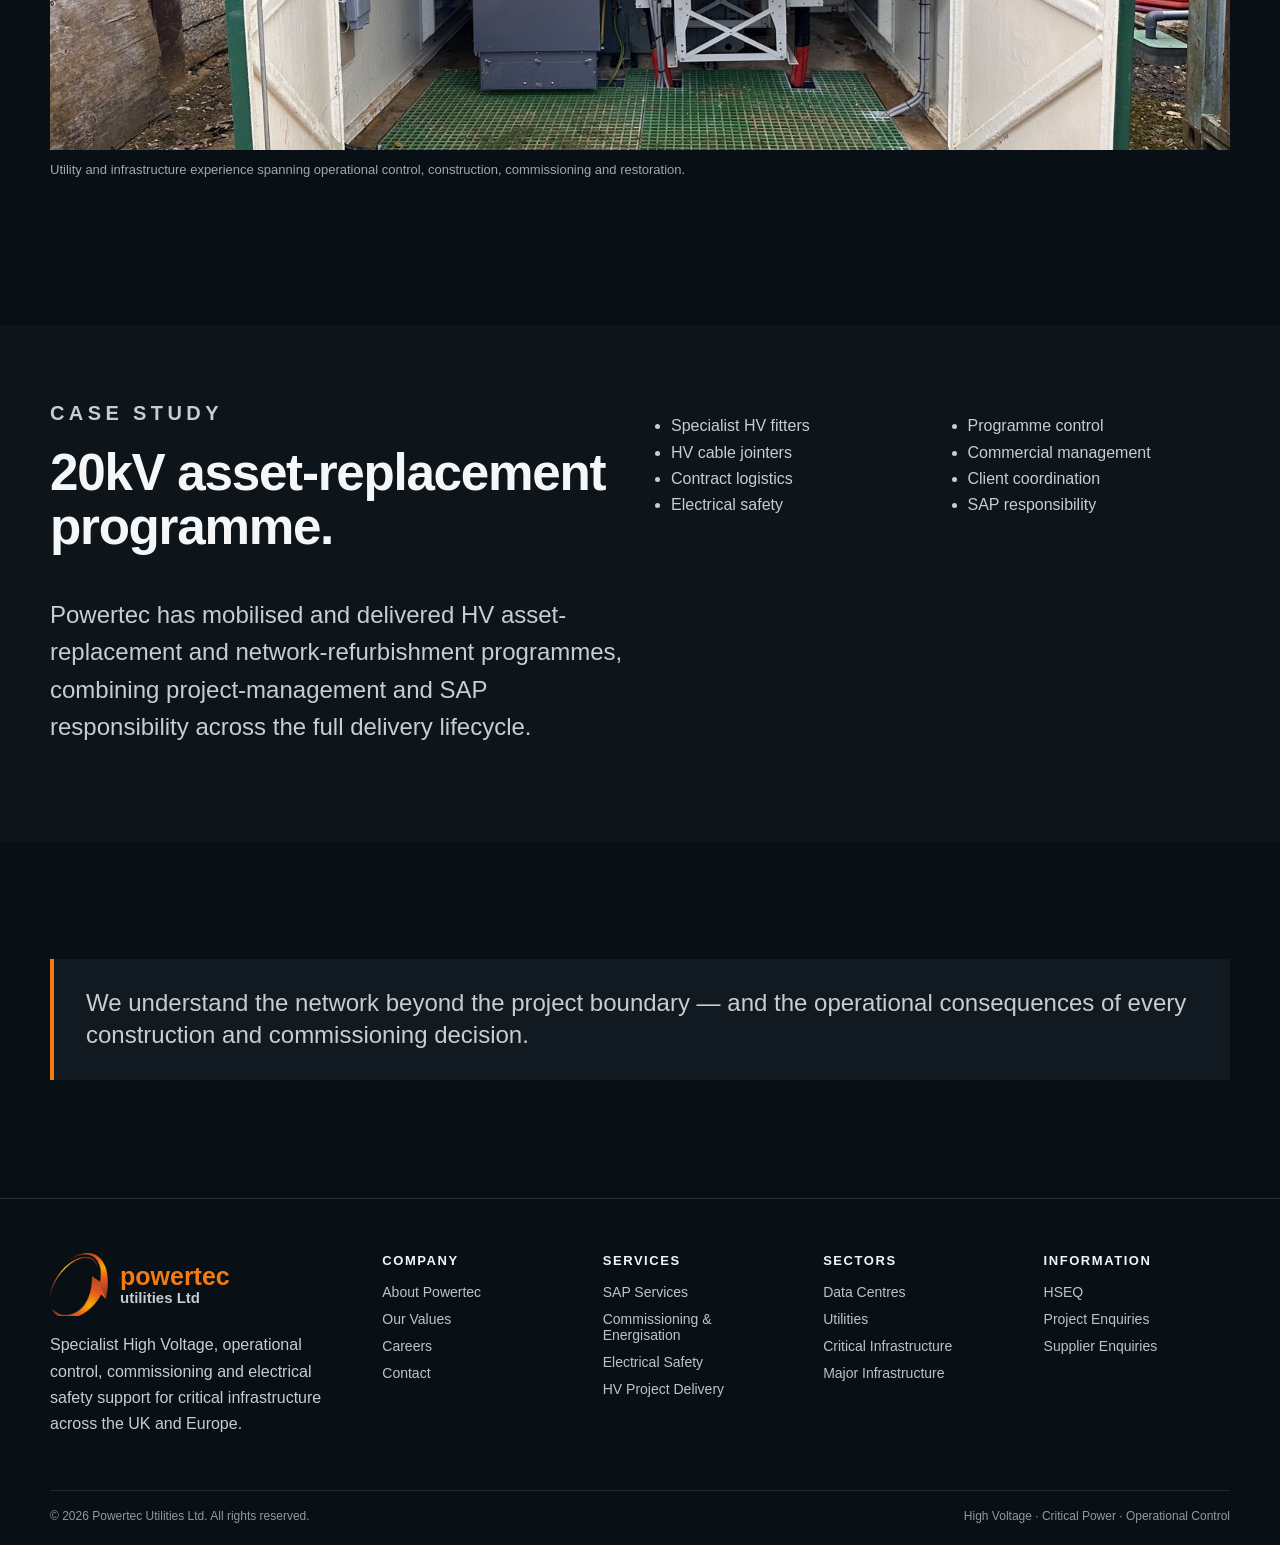
<file: utilities.html>
<!doctype html><html lang="en"><head><meta charset="utf-8"><meta name="viewport" content="width=device-width,initial-scale=1"><title>Utilities & Infrastructure | Powertec Utilities Ltd</title><meta name="description" content="HV utility network operational control, asset replacement, fault restoration and project delivery."><link rel="icon" href="favicon.png"><link rel="stylesheet" href="styles-clean.css?v=25"></head><body><header class="site-header internal-header" style="--header-image:url('plant-01.jpg')">
<div class="wrap nav">
  <a class="header-emblem-link" href="index.html" aria-label="Powertec Utilities Ltd home"><img class="header-emblem" src="brand-emblem-hd.png" alt="Powertec Utilities Ltd"></a>
  <button class="menu-toggle" aria-label="Open menu" aria-expanded="false">☰</button>
  <nav class="navlinks"><a class="" href="index.html">HOME</a><a class="" href="about.html">ABOUT</a><a class="" href="services.html">SERVICES</a><a class="active" href="sectors.html">SECTORS</a><a class="" href="projects.html">PROJECTS</a><a class="" href="hseq.html">HSEQ</a><a class="" href="careers.html">CAREERS</a><a class="enquire" href="contact.html">ENQUIRE</a></nav>
</div></header>
<section class="page-hero page-hero-clean">
<div class="wrap"><p class="eyebrow">UTILITIES & INFRASTRUCTURE</p><h1>EXPERIENCE BUILT ON THE NETWORK.</h1><p>More than two decades of HV operational and project experience across UK electricity distribution environments.</p></div></section>
<main>
<section class="section"><div class="wrap"><div class="section-head"><p class="eyebrow">DISTRIBUTION NETWORKS</p><h2>Operational experience with real network consequences.</h2></div><div class="grid-3"><article class="card"><h3>Network Operations</h3><p>HV operational control, switching, isolation, earthing, planned outages and operational handover.</p></article><article class="card"><h3>Asset Replacement</h3><p>Mobilisation, specialist resourcing, construction interfaces, commissioning and programme delivery.</p></article><article class="card"><h3>Fault Restoration</h3><p>Fault response and restoration of legacy network conditions to normal operating arrangements.</p></article></div></div></section>

<section class="section"><div class="wrap">
  <div class="feature-image"><img src="substation-01.jpg" alt="Electrical substation project"><div class="feature-caption">Utility and infrastructure experience spanning operational control, construction, commissioning and restoration.</div></div>
</div></section>
<section class="section section-dark"><div class="wrap grid-2"><div><p class="eyebrow">CASE STUDY</p><h2>20kV asset-replacement programme.</h2><p class="lead">Powertec has mobilised and delivered HV asset-replacement and network-refurbishment programmes, combining project-management and SAP responsibility across the full delivery lifecycle.</p></div><div><ul class="cap-list"><li>Specialist HV fitters</li><li>HV cable jointers</li><li>Contract logistics</li><li>Electrical safety</li><li>Programme control</li><li>Commercial management</li><li>Client coordination</li><li>SAP responsibility</li></ul></div></div></section>
<section class="section"><div class="wrap"><p class="quote">We understand the network beyond the project boundary — and the operational consequences of every construction and commissioning decision.</p></div></section>
</main>
<footer class="site-footer"><div class="wrap">
<div class="footer-top">
 <div class="footer-brand">
   <div class="footer-brand-lockup" aria-label="Powertec Utilities Ltd">
     <img src="brand-emblem-hd.png" alt="">
     <div class="footer-wordmark"><strong>powertec</strong><span>utilities Ltd</span></div>
   </div>
   <p>Specialist High Voltage, operational control, commissioning and electrical safety support for critical infrastructure across the UK and Europe.</p>
 </div>
 <div class="footer-col"><h4>COMPANY</h4><a href="about.html">About Powertec</a><a href="about.html#values">Our Values</a><a href="careers.html">Careers</a><a href="contact.html">Contact</a></div>
 <div class="footer-col"><h4>SERVICES</h4><a href="services.html#sap">SAP Services</a><a href="services.html#commissioning">Commissioning &amp; Energisation</a><a href="services.html#safety">Electrical Safety</a><a href="services.html#projects">HV Project Delivery</a></div>
 <div class="footer-col"><h4>SECTORS</h4><a href="data-centres.html">Data Centres</a><a href="utilities.html">Utilities</a><a href="sectors.html">Critical Infrastructure</a><a href="sectors.html">Major Infrastructure</a></div>
 <div class="footer-col"><h4>INFORMATION</h4><a href="hseq.html">HSEQ</a><a href="contact.html">Project Enquiries</a><a href="contact.html">Supplier Enquiries</a></div>
</div>
<div class="footer-bottom"><span>© 2026 Powertec Utilities Ltd. All rights reserved.</span><span>High Voltage · Critical Power · Operational Control</span></div>
</div></footer><script src="script.js"></script></body></html>
</file>
<file: styles-clean.css>
:root{
  --bg:#081016;
  --bg2:#0d151b;
  --panel:#111a21;
  --panel2:#151f27;
  --line:rgba(255,255,255,.14);
  --orange:#f47a12;
  --orange2:#ff9a0a;
  --white:#f4f6f7;
  --copy:#c7cdd1;
  --muted:#9fa8ae;
  --max:1180px;
}

*{box-sizing:border-box}
html{scroll-behavior:smooth}
body{
  margin:0;
  font-family:Arial,Helvetica,sans-serif;
  background:var(--bg);
  color:var(--white);
  -webkit-font-smoothing:antialiased;
  text-rendering:optimizeLegibility;
}
img{display:block;max-width:100%}
a{color:inherit;text-decoration:none}
button{font:inherit}
.wrap{width:min(var(--max),calc(100% - 48px));margin:0 auto}

.eyebrow{
  margin:0 0 16px;
  color:var(--orange);
  font-size:20px;
  font-weight:800;
  letter-spacing:.22em;
  text-transform:uppercase;
}
h1,h2,h3,h4{margin-top:0;color:var(--white)}
h1{font-size:clamp(42px,6vw,76px);line-height:.98;letter-spacing:-.035em}
h2{font-size:clamp(32px,4vw,54px);line-height:1.05;letter-spacing:-.025em}
h3{font-size:24px;line-height:1.14}
p,li{color:var(--copy);line-height:1.65}
.lead{font-size:clamp(18px,2vw,24px);line-height:1.55}
.btn{
  display:inline-flex;align-items:center;justify-content:center;
  min-height:52px;padding:0 24px;
  background:linear-gradient(90deg,#e8640c,#ff8a00);
  border:1px solid var(--orange);
  color:#fff;font-weight:800;font-size:14px;letter-spacing:.02em;
}
.btn-outline{background:transparent;border-color:rgba(255,255,255,.48)}
.text-link{color:var(--orange);font-weight:800;font-size:13px}

/* ---------------- HOME MENU ---------------- */
.home-menu-shell{position:fixed;top:24px;right:26px;z-index:1000}
.home-menu-button,.menu-toggle{
  width:56px;height:56px;display:flex;align-items:center;justify-content:center;
  color:var(--orange);background:rgba(7,12,16,.86);
  border:1px solid rgba(255,255,255,.48);cursor:pointer;
}
.home-menu-panel,.navlinks{
  display:none;position:absolute;top:66px;right:0;
  min-width:280px;padding:8px;background:#0d151b;border:1px solid var(--line);
  box-shadow:0 18px 45px rgba(0,0,0,.45)
}
.navlinks.open{display:block}
.navlinks a{display:block;padding:15px 16px;color:#d5dadd;font-weight:700;border-bottom:1px solid rgba(255,255,255,.08)}
.navlinks a:last-child{border-bottom:0}
.navlinks a.active{color:var(--orange)}
.navlinks .enquire{margin-top:7px;background:var(--orange);color:#fff;text-align:center}

/* ---------------- HOMEPAGE ---------------- */

/* ---------------- HOMEPAGE MULTI-SECTOR BACKGROUND ---------------- */
.hero-bg-slideshow{
  position:absolute;
  inset:0;
  z-index:0;
  overflow:hidden;
  background:#081016;
}
.hero-bg-slide{
  position:absolute;
  inset:-2%;
  background-size:cover;
  background-position:center;
  opacity:0;
  transform:scale(1.025);
  animation:heroCrossfade 18s ease-in-out infinite;
  will-change:opacity,transform;
}
.hero-bg-slide-1{
  animation-delay:0s;
  background-position:center 48%;
}
.hero-bg-slide-2{
  animation-delay:6s;
  background-position:center 52%;
}
.hero-bg-slide-3{
  animation-delay:12s;
  background-position:center 48%;
}
@keyframes heroCrossfade{
  0%{opacity:0;transform:scale(1.025)}
  8%{opacity:1;transform:scale(1.015)}
  28%{opacity:1;transform:scale(1.005)}
  39%{opacity:0;transform:scale(1)}
  100%{opacity:0;transform:scale(1)}
}

/* Fixed dark treatment sits above every rotating photograph */
.homepage .hero-v4::before{
  z-index:2!important;
  background:
    linear-gradient(90deg,rgba(1,5,8,.94) 0%,rgba(1,5,8,.80) 39%,rgba(1,5,8,.45) 70%,rgba(1,5,8,.28) 100%)!important;
}
.homepage .hero-v4::after{
  z-index:3!important;
}

.homepage .hero-v4{
  position:relative;min-height:100svh;
  background-size:cover;background-position:center;
  overflow:hidden;isolation:isolate;
}
.homepage .hero-v4::before{
  content:"";position:absolute;inset:0;z-index:0;
  background:linear-gradient(90deg,rgba(1,5,8,.96) 0%,rgba(1,5,8,.82) 37%,rgba(1,5,8,.38) 72%,rgba(1,5,8,.18) 100%);
}
.homepage .hero-v4::after{
  content:"";position:absolute;inset:0;z-index:1;pointer-events:none;
  background:radial-gradient(circle at 17% 13%,rgba(244,122,18,.08),transparent 20%);
}

/* Homepage logo remains fixed while background imagery crossfades. */
.hero-brand-lockup{
  position:absolute;z-index:5;
  top:34px;left:max(28px,calc((100vw - var(--max))/2));
  display:grid;grid-template-columns:110px 1fr;align-items:center;gap:16px;
  width:min(455px,56vw);
  opacity:1;
  animation:none;
  transform:none;
}
.hero-brand-emblem{
  width:110px;height:auto;object-fit:contain;
  background:transparent;
}
.hero-wordmark{line-height:.84;min-width:0}
.hero-wordmark strong{
  display:block;white-space:nowrap;
  font-size:60px;font-weight:800;letter-spacing:-.055em;text-transform:lowercase;
  background:linear-gradient(90deg,#a53c1e,#e45c17 52%,#ff9708);
  -webkit-background-clip:text;background-clip:text;color:transparent;
}
.hero-wordmark span{
  display:block;white-space:nowrap;margin-top:8px;
  color:#c3c7ca;font-size:28px;font-weight:700;letter-spacing:.01em;
}

.hero-v4-inner{
  position:relative;z-index:4;
  min-height:100svh;
  display:flex;align-items:flex-start;
  padding-top:235px;padding-bottom:70px;
}
.hero-v4-copy{width:min(530px,48vw)}
.hero-v4-copy h1{margin-bottom:20px}
.hero-kicker{font-size:18px;font-weight:800;line-height:1.45;margin-bottom:16px}
.hero-v4-copy p{font-size:15px;max-width:470px}
.hero-v4-copy .secondary{display:none}
.hero-actions{display:flex;gap:12px;flex-wrap:wrap;margin-top:28px}

.stats{display:none}
.section,.section-soft,.authenticity{padding:84px 0;background:var(--bg)}
.section-dark{background:var(--bg2);padding:72px 0}
.section-head{max-width:850px;margin-bottom:42px}
.section-head h2,.auth-copy h2,.image-split h2{color:var(--white)}
.section-head p,.auth-copy p,.image-split p{color:var(--copy)}

.grid-2,.grid-3,.grid-4{display:grid;gap:22px}
.grid-2{grid-template-columns:repeat(2,minmax(0,1fr))}
.grid-3{grid-template-columns:repeat(3,minmax(0,1fr))}
.grid-4{grid-template-columns:repeat(4,minmax(0,1fr))}
.card{
  background:var(--panel);border:1px solid var(--line);padding:30px;
  color:var(--white);
}
.card h3{color:var(--white);margin-bottom:14px}
.card p{color:var(--copy)}
.card .icon{color:var(--orange);font-size:28px;margin-bottom:22px}

.image-split{display:grid;grid-template-columns:1fr 1fr;background:var(--bg2)}
.image-split .copy{padding:72px max(32px,calc((100vw - var(--max))/2))}
.image-split .image img{width:100%;height:100%;object-fit:cover;min-height:430px}

.auth-grid{display:grid;grid-template-columns:1.05fr .95fr;gap:54px;align-items:center}
.auth-image img{width:100%;aspect-ratio:4/3;object-fit:cover}

/* ---------------- INTERNAL HEADER ---------------- */
.site-header.internal-header{
  position:relative;min-height:136px;
  background-image:linear-gradient(90deg,rgba(6,11,15,.66),rgba(6,11,15,.34)),var(--header-image);
  background-size:cover;background-position:center;
  border-bottom:1px solid var(--line);
}
.site-header .nav{
  min-height:136px;display:flex;align-items:center;justify-content:space-between;
  position:relative;
}
.header-emblem-link,.header-emblem{
  background:transparent!important;border:0!important;box-shadow:none!important;
}
.header-emblem{
  width:66px;height:auto;object-fit:contain;
}
.site-header .menu-toggle{position:relative}
.site-header .navlinks{top:94px;right:0}

/* ---------------- INTERNAL HERO + SECTIONS ---------------- */
.page-hero{
  background:var(--bg);padding:50px 0 32px;border:0;
}
.page-hero::before,.page-hero::after{display:none!important}
.page-hero .wrap{max-width:var(--max)}
.page-hero p{max-width:760px}
main{background:var(--bg)}
body:not(.homepage) .section,
body:not(.homepage) .section-soft,
body:not(.homepage) .section-dark,
body:not(.homepage) .authenticity,
body:not(.homepage) .content-block,
body:not(.homepage) .service-detail{
  background:var(--bg);color:var(--white);
}
body:not(.homepage) .section-dark{background:var(--bg2)}
body:not(.homepage) h1,
body:not(.homepage) h2,
body:not(.homepage) h3{color:var(--white)}
body:not(.homepage) p,
body:not(.homepage) li{color:var(--copy)}

.service-detail{
  display:grid;grid-template-columns:minmax(0,1.7fr) minmax(280px,.7fr);
  gap:34px;padding:38px 0;border-top:1px solid var(--line);
}
.service-proof,.step,.principle,.case-copy{
  background:var(--panel);border:1px solid var(--line);padding:28px;
}
.service-proof h3,.step h3,.principle h3{color:var(--white)}
.cap-list{columns:2;column-gap:34px;padding-left:20px}
.feature-image{margin:30px 0 52px}
.feature-image img{width:100%;max-height:520px;object-fit:cover}
.feature-caption{padding:12px 0;color:var(--muted);font-size:13px}

.process{display:grid;grid-template-columns:repeat(5,minmax(0,1fr));gap:14px}
.step{min-height:180px}

.principles{display:grid;grid-template-columns:repeat(3,minmax(0,1fr));gap:18px}
.quote{
  margin:34px 0;padding:28px 32px;border-left:4px solid var(--orange);
  background:var(--panel);font-size:24px;line-height:1.35;color:#fff;
}
.case{display:grid;grid-template-columns:1fr 1fr;gap:26px;align-items:stretch;margin:28px 0}
.case-image img{width:100%;height:100%;object-fit:cover;min-height:360px}
.metrics{display:grid;grid-template-columns:repeat(3,1fr);gap:16px}
.metric{background:var(--panel);border:1px solid var(--line);padding:24px}
.metric strong{display:block;color:var(--orange);font-size:30px}

.contact-grid{display:grid;grid-template-columns:.8fr 1.2fr;gap:40px}
.contact-form{display:grid;grid-template-columns:1fr 1fr;gap:14px}
.contact-form input,.contact-form textarea{
  width:100%;background:#0d151b;border:1px solid rgba(255,255,255,.24);
  color:#fff;padding:14px;font:inherit;
}
.contact-form textarea{grid-column:1/-1;min-height:150px}
.contact-form .btn{grid-column:1/-1}

.sector-card .sector-icon{width:58px;height:58px;margin-bottom:18px}
.sector-card .sector-icon svg{
  width:58px;height:58px;fill:none;stroke:var(--orange);
  stroke-width:2.1;stroke-linecap:round;stroke-linejoin:round
}

/* ---------------- FOOTER ---------------- */
.site-footer{
  background:var(--bg);border-top:1px solid var(--line);padding:54px 0 22px;
}
.footer-top{
  display:grid;grid-template-columns:1.6fr repeat(4,1fr);
  gap:34px;align-items:start;
}
.footer-brand,.footer-brand-lockup,.footer-wordmark,.footer-brand-lockup img{
  background:transparent!important;background-image:none!important;
  border:0!important;box-shadow:none!important;
}
.footer-brand-lockup{display:flex;align-items:center;gap:12px;margin-bottom:16px}
.footer-brand-lockup img{width:58px;height:auto}
.footer-wordmark{line-height:.9}
.footer-wordmark strong{display:block;color:var(--orange);font-size:25px;font-weight:800}
.footer-wordmark span{display:block;color:#c6cbd0;font-size:15px;font-weight:700;margin-top:4px}
.footer-col h4{font-size:13px;letter-spacing:.12em;margin-bottom:16px}
.footer-col a{display:block;color:#bdc4c8;margin:0 0 11px;font-size:14px}
.footer-bottom{
  display:flex;justify-content:space-between;gap:20px;
  margin-top:36px;padding-top:18px;border-top:1px solid rgba(255,255,255,.10);
  color:#8f999f;font-size:12px
}

/* ---------------- MOBILE ---------------- */
@media(max-width:900px){
  .grid-4{grid-template-columns:repeat(2,minmax(0,1fr))}
  .grid-3{grid-template-columns:1fr}
  .process{grid-template-columns:repeat(2,minmax(0,1fr))}
  .footer-top{grid-template-columns:1.5fr 1fr 1fr}
  .footer-col:nth-of-type(4),.footer-col:nth-of-type(5){margin-top:12px}
}

@media(max-width:760px){
  .wrap{width:min(100% - 36px,var(--max))}
  .home-menu-shell{top:18px;right:18px}
  .home-menu-button,.menu-toggle{width:54px;height:54px}

  .hero-brand-lockup{
    top:26px;left:22px;width:300px;max-width:calc(100vw - 102px);
    grid-template-columns:74px 1fr;gap:10px
  }
  .hero-brand-emblem{width:74px}
  .hero-wordmark strong{font-size:39px}
  .hero-wordmark span{font-size:18px;margin-top:5px}

  .hero-v4-inner{padding-top:185px;padding-bottom:54px}
  .hero-v4-copy{width:100%}
  .hero-v4-copy h1{font-size:clamp(39px,11.2vw,54px)}
  .hero-actions{display:grid;grid-template-columns:1fr}
  .hero-actions .btn{width:100%}

  .section,.section-soft,.authenticity{padding:58px 0}
  .grid-2,.grid-4{grid-template-columns:1fr}
  .image-split{grid-template-columns:1fr}
  .image-split .copy{padding:54px 24px}
  .image-split .image img{min-height:300px}
  .auth-grid{grid-template-columns:1fr;gap:30px}

  .site-header.internal-header,.site-header .nav{min-height:108px}
  .header-emblem{width:58px}
  .site-header .navlinks{top:78px}

  .page-hero{padding:38px 0 20px}
  .service-detail{grid-template-columns:1fr;gap:18px}
  .cap-list{columns:1}
  .process{grid-template-columns:1fr}
  .principles{grid-template-columns:1fr}
  .case{grid-template-columns:1fr}
  .contact-grid{grid-template-columns:1fr}
  .contact-form{grid-template-columns:1fr}
  .contact-form textarea,.contact-form .btn{grid-column:1}
  .footer-top{grid-template-columns:1fr 1fr}
  .footer-brand{grid-column:1/-1}
  .footer-bottom{flex-direction:column}
}

/* V25 final hero stacking */
.homepage .hero-v4{background-image:none!important;}
.homepage .hero-v4 .hero-v4-inner{z-index:6!important;}
.homepage .hero-brand-lockup{z-index:7!important;opacity:1!important;animation:none!important;}
.home-menu-shell{z-index:1000!important;}

@media(max-width:760px){
  .hero-bg-slide-1{background-position:58% center;}
  .hero-bg-slide-2{background-position:52% center;}
  .hero-bg-slide-3{background-position:57% center;}
  .homepage .hero-brand-lockup{
    opacity:1!important;
    animation:none!important;
  }
}
</file>
<file: styles.css>
:root{
 --orange:#f58220;
 --orange-dark:#d96408;
 --ink:#161616;
 --charcoal:#1e1e1e;
 --charcoal2:#292929;
 --paper:#ffffff;
 --soft:#f4f4f3;
 --mid:#6b6b6b;
 --line:#dededb;
 --max:1200px;
}
*{box-sizing:border-box}
html{scroll-behavior:smooth}
body{margin:0;font-family:Montserrat,Arial,Helvetica,sans-serif;color:var(--ink);background:#fff;line-height:1.55}
img{display:block;max-width:100%}
a{text-decoration:none;color:inherit}
.wrap{width:min(var(--max),calc(100% - 48px));margin:auto}
.eyebrow{color:var(--orange);font-size:12px;letter-spacing:.16em;font-weight:800;text-transform:uppercase;margin:0 0 10px}
h1,h2,h3{line-height:1.1}
h2{font-size:clamp(32px,4vw,52px);margin:0 0 18px}
.lead{font-size:18px;color:#4f4f4f;max-width:840px}
.btn{display:inline-block;background:var(--orange);color:#fff;padding:14px 22px;font-size:13px;font-weight:800;letter-spacing:.02em;border:0}
.btn:hover{background:var(--orange-dark)}
.btn-outline{background:transparent;border:1px solid #fff;color:#fff;margin-left:8px}

/* single global header used exactly once per page */
.site-header{height:82px;background:#fff;border-bottom:1px solid #e7e7e7;position:sticky;top:0;z-index:100}
.nav{height:82px;display:flex;align-items:center;justify-content:space-between;position:relative}
.logo{width:220px}
.menu-toggle{display:none;background:#fff;border:1px solid #ddd;width:44px;height:44px;font-size:22px}
.navlinks{display:flex;align-items:center;gap:25px;font-size:12px;font-weight:800}
.navlinks a{padding:31px 0 25px}
.navlinks a.active{color:var(--orange);border-bottom:2px solid var(--orange)}
.navlinks .enquire{background:var(--orange);color:#fff;padding:13px 20px;border-bottom:0}

/* hero */
.hero{background:#111;color:#fff}
.hero-grid{display:grid;grid-template-columns:47% 53%;min-height:590px}
.hero-copy{padding:70px 44px 60px 0;display:flex;flex-direction:column;justify-content:center}
.hero h1{font-size:clamp(45px,5vw,68px);margin:0 0 16px;letter-spacing:-.025em}
.hero-kicker{font-weight:800;color:var(--orange);font-size:18px;margin-bottom:20px}
.hero p{font-size:17px;color:#e0e0e0;max-width:670px}
.hero-photo{position:relative;overflow:hidden}
.hero-photo img{width:100%;height:100%;object-fit:cover}
.hero-photo:after{content:"";position:absolute;inset:0;background:linear-gradient(90deg,#111 0%,rgba(17,17,17,.6) 15%,transparent 50%)}

/* corporate stats */
.stats{background:#fff;border-bottom:1px solid var(--line)}
.stats-grid{display:grid;grid-template-columns:repeat(4,1fr)}
.stat{padding:32px 26px;text-align:center;border-right:1px solid var(--line)}
.stat:last-child{border-right:0}
.stat strong{display:block;font-size:34px;color:var(--orange);line-height:1}
.stat span{font-size:11px;letter-spacing:.08em;font-weight:800}

/* generic sections */
.section{padding:78px 0}
.section-soft{background:var(--soft)}
.section-dark{background:var(--charcoal);color:#fff}
.section-dark .lead{color:#d2d2d2}
.section-head{max-width:850px;margin-bottom:36px}
.grid-4{display:grid;grid-template-columns:repeat(4,1fr);gap:16px}
.grid-3{display:grid;grid-template-columns:repeat(3,1fr);gap:18px}
.grid-2{display:grid;grid-template-columns:1fr 1fr;gap:34px}
.card{background:#fff;border:1px solid var(--line);padding:28px}
.card.dark{background:var(--charcoal2);border-color:#424242;color:#fff}
.card h3{font-size:20px;margin:0 0 12px}
.card p{color:#555;margin:0}
.card.dark p{color:#d2d2d2}
.card .num{color:var(--orange);font-weight:900;font-size:12px;letter-spacing:.12em;display:block;margin-bottom:22px}
.text-link{display:inline-block;color:var(--orange);font-size:12px;font-weight:800;margin-top:18px}
.icon{font-size:32px;color:var(--orange);margin-bottom:18px}

/* image panels */
.image-split{display:grid;grid-template-columns:1fr 1fr;min-height:470px}
.image-split .image{min-height:470px}
.image-split .image img{width:100%;height:100%;object-fit:cover}
.image-split .copy{padding:58px;display:flex;flex-direction:column;justify-content:center}

/* inner page hero */
.page-hero{height:300px;color:#fff;display:flex;align-items:center;background-size:cover;background-position:center;position:relative}
.page-hero:before{content:"";position:absolute;inset:0;background:linear-gradient(90deg,rgba(12,12,12,.92),rgba(12,12,12,.35))}
.page-hero .wrap{position:relative;z-index:1}
.page-hero h1{font-size:clamp(42px,6vw,66px);margin:0 0 8px}
.page-hero p{font-size:18px;max-width:730px;color:#e4e4e4}

/* lists / capability */
.cap-list{list-style:none;padding:0;margin:18px 0 0;display:grid;grid-template-columns:1fr 1fr;gap:8px 28px}
.cap-list li{border-bottom:1px solid #ddd;padding:9px 0;font-size:14px}
.section-dark .cap-list li{border-color:#454545}
.cap-list li:before{content:"—";color:var(--orange);margin-right:8px;font-weight:900}
.quote{border-left:4px solid var(--orange);padding:5px 0 5px 24px;font-size:25px;font-weight:700;line-height:1.3}

/* process */
.process{display:grid;grid-template-columns:repeat(5,1fr);gap:10px}
.step{background:#fff;border-top:4px solid var(--orange);padding:22px}
.step strong{color:var(--orange);font-size:12px}
.step h3{font-size:17px}

/* projects */
.case{border:1px solid var(--line);display:grid;grid-template-columns:.9fr 1.1fr}
.case-image img{width:100%;height:100%;object-fit:cover;min-height:370px}
.case-copy{padding:38px}
.case-copy .metric{font-size:38px;color:var(--orange);font-weight:900;margin:12px 0}

/* HSEQ */
.principles{display:grid;grid-template-columns:repeat(3,1fr);gap:14px}
.principle{border:1px solid #404040;padding:25px;background:#252525}
.principle b{color:var(--orange);font-size:12px;letter-spacing:.1em}

/* contact */
.contact-grid{display:grid;grid-template-columns:.85fr 1.15fr;gap:60px}
.contact-form{display:grid;grid-template-columns:1fr 1fr;gap:12px}
.contact-form input,.contact-form select,.contact-form textarea{padding:13px;border:1px solid #cfcfcf;font:inherit;width:100%;background:#fff}
.contact-form textarea{grid-column:1/-1;min-height:150px}
.contact-form button{grid-column:1/-1;justify-self:start}

/* footer — no white square */
.site-footer{background:#101010;color:#d2d2d2;padding:42px 0 18px}
.footer-top{display:grid;grid-template-columns:1.1fr repeat(4,1fr);gap:34px}
.footer-brand img{width:170px;background:#101010}
.footer-brand p{font-size:12px;color:#aaa;max-width:250px}
.footer-col h4{font-size:12px;color:#fff;letter-spacing:.08em;margin:0 0 13px}
.footer-col a{display:block;color:#aaa;font-size:12px;margin:7px 0}
.footer-col a:hover{color:var(--orange)}
.footer-bottom{border-top:1px solid #343434;margin-top:32px;padding-top:14px;display:flex;justify-content:space-between;font-size:11px;color:#777}

/* responsive */
@media(max-width:980px){
 .grid-4{grid-template-columns:1fr 1fr}
 .grid-3{grid-template-columns:1fr 1fr}
 .hero-grid,.image-split,.contact-grid{grid-template-columns:1fr}
 .hero-copy{padding:50px 0 42px}.hero-photo{min-height:360px}
 .stats-grid{grid-template-columns:1fr 1fr}.stat:nth-child(2){border-right:0}
 .process{grid-template-columns:1fr 1fr}
 .case{grid-template-columns:1fr}
 .footer-top{grid-template-columns:1fr 1fr 1fr}
}
@media(max-width:760px){
 .wrap{width:calc(100% - 28px)}
 .site-header,.nav{height:70px}.logo{width:178px}.menu-toggle{display:block}
 .navlinks{display:none;position:absolute;top:70px;left:0;right:0;background:#fff;flex-direction:column;align-items:stretch;gap:0;box-shadow:0 12px 25px rgba(0,0,0,.15)}
 .navlinks.open{display:flex}.navlinks a{padding:13px 18px;border-bottom:1px solid #eee}
 .navlinks .enquire{margin:10px;text-align:center;border:0}
 .grid-4,.grid-3,.grid-2,.principles{grid-template-columns:1fr}
 .stats-grid{grid-template-columns:1fr 1fr}
 .process{grid-template-columns:1fr}
 .cap-list{grid-template-columns:1fr}
 .section{padding:58px 0}.page-hero{height:260px}
 .image-split .copy{padding:38px 24px}
 .contact-form{grid-template-columns:1fr}.contact-form textarea,.contact-form button{grid-column:1}
 .footer-top{grid-template-columns:1fr 1fr}.footer-brand{grid-column:1/-1}
 .footer-bottom{flex-direction:column;gap:8px}
}


/* genuine Powertec image treatments */
.authenticity{background:#fff;padding:68px 0}
.auth-grid{display:grid;grid-template-columns:1.1fr .9fr;gap:34px;align-items:center}
.auth-image{position:relative;min-height:360px;overflow:hidden}
.auth-image img{width:100%;height:100%;object-fit:cover}
.auth-copy p{color:#555}
.photo-grid{display:grid;grid-template-columns:2fr 1fr 1fr;gap:12px}
.photo-grid img{width:100%;height:260px;object-fit:cover}
.photo-grid img:first-child{grid-row:span 2;height:532px}
.photo-grid img:nth-child(4){grid-column:2/-1}
.project-gallery{display:grid;grid-template-columns:repeat(3,1fr);gap:12px;margin-top:28px}
.project-gallery img{width:100%;height:230px;object-fit:cover}
@media(max-width:900px){
 .auth-grid{grid-template-columns:1fr}
 .photo-grid{grid-template-columns:1fr 1fr}
 .photo-grid img:first-child{grid-row:auto;height:260px}
 .photo-grid img:nth-child(4){grid-column:auto}
 .project-gallery{grid-template-columns:1fr 1fr}
}
@media(max-width:620px){
 .photo-grid,.project-gallery{grid-template-columns:1fr}
 .photo-grid img,.photo-grid img:first-child,.project-gallery img{height:220px}
}


/* ===== MOBILE RESPONSIVE FIX PASS ===== */
@media(max-width:760px){
  body{overflow-x:hidden}
  .wrap{width:calc(100% - 28px)}
  .site-header,.nav{height:68px}
  .site-header{position:sticky;top:0;background:#fff}
  .logo{width:172px;height:auto;object-fit:contain}
  .menu-toggle{
    display:flex;
    align-items:center;
    justify-content:center;
    width:42px;height:42px;
    border:1px solid #d9d9d9;
    background:#fff;
    color:#1787d8;
    font-size:22px;
    padding:0
  }
  .navlinks{
    display:none;
    position:absolute;
    top:68px;left:-14px;right:-14px;
    background:#fff;
    flex-direction:column;
    align-items:stretch;
    gap:0;
    padding:6px 14px 12px;
    box-shadow:0 12px 28px rgba(0,0,0,.14);
    border-top:1px solid #eee
  }
  .navlinks.open{display:flex}
  .navlinks a{padding:13px 8px;border-bottom:1px solid #eee}
  .navlinks a.active{border-bottom:1px solid #eee}
  .navlinks .enquire{margin:10px 0 0;text-align:center;border:0!important;padding:14px}

  .hero{
    background:#111;
    position:relative;
    overflow:hidden
  }
  .hero-grid{
    display:block;
    min-height:0;
    position:relative
  }
  .hero-photo{
    position:absolute;
    inset:0;
    min-height:100%;
    z-index:0
  }
  .hero-photo img{
    width:100%;
    height:100%;
    object-fit:cover;
    object-position:center;
    filter:brightness(.58) saturate(.9)
  }
  .hero-photo:after{
    content:"";
    position:absolute;
    inset:0;
    background:linear-gradient(180deg,rgba(0,0,0,.60) 0%,rgba(0,0,0,.72) 60%,rgba(0,0,0,.86) 100%)
  }
  .hero-copy{
    position:relative;
    z-index:2;
    padding:54px 0 48px;
    min-height:620px;
    justify-content:flex-end
  }
  .hero .eyebrow{
    color:#f58220!important;
    opacity:1!important;
    font-size:11px;
    letter-spacing:.14em;
    margin-bottom:14px
  }
  .hero h1{
    color:#fff!important;
    font-size:39px!important;
    line-height:.98!important;
    letter-spacing:-.025em;
    margin:0 0 18px!important;
    max-width:100%
  }
  .hero-kicker{
    color:#fff!important;
    font-size:17px!important;
    line-height:1.35;
    margin-bottom:15px
  }
  .hero p{
    color:#e8e8e8!important;
    font-size:15px!important;
    line-height:1.55;
    margin:0 0 14px
  }
  .hero-copy > p:nth-of-type(n+3){display:none}
  .hero-copy div:last-child{
    display:flex;
    flex-direction:column;
    gap:10px;
    margin-top:8px
  }
  .hero .btn{
    margin:0!important;
    width:100%;
    text-align:center;
    padding:14px 16px;
    font-size:12px
  }
  .hero .btn-outline{
    background:rgba(0,0,0,.18);
    border:1px solid rgba(255,255,255,.75);
    color:#fff
  }

  .stats-grid{grid-template-columns:1fr 1fr}
  .stat{padding:23px 10px}
  .stat strong{font-size:27px}
  .stat span{font-size:9px;line-height:1.25;display:block;margin-top:6px}

  .section{padding:52px 0}
  .section-head{margin-bottom:26px}
  h2{font-size:32px}
  .lead{font-size:16px}
  .grid-4,.grid-3,.grid-2,.principles{grid-template-columns:1fr}
  .card{padding:23px}
  .image-split{display:block}
  .image-split .image{min-height:260px}
  .image-split .copy{padding:34px 22px}
  .page-hero{height:250px;background-position:center}
  .page-hero h1{font-size:38px}
  .page-hero p{font-size:15px}

  .authenticity{padding:48px 0}
  .auth-grid{grid-template-columns:1fr}
  .auth-image{min-height:260px}
  .auth-copy{padding-top:8px}

  .photo-grid,.project-gallery{grid-template-columns:1fr}
  .photo-grid img,.photo-grid img:first-child,.project-gallery img{
    height:220px;
    object-fit:cover
  }

  .case{grid-template-columns:1fr}
  .case-copy{padding:28px 22px}
  .case-image img{min-height:250px}
  .process{grid-template-columns:1fr}
  .cap-list{grid-template-columns:1fr}
  .cap-list li{font-size:13px}

  .contact-grid{grid-template-columns:1fr;gap:36px}
  .contact-form{grid-template-columns:1fr}
  .contact-form textarea,.contact-form button{grid-column:1}

  .footer-top{grid-template-columns:1fr 1fr}
  .footer-brand{grid-column:1/-1}
  .footer-brand img{width:160px}
  .footer-bottom{flex-direction:column;gap:8px}
}

/* Fix legacy white-on-white issue if hero image fails */
.hero, .hero *{text-shadow:none}
.hero-copy{color:#fff}
</file>
